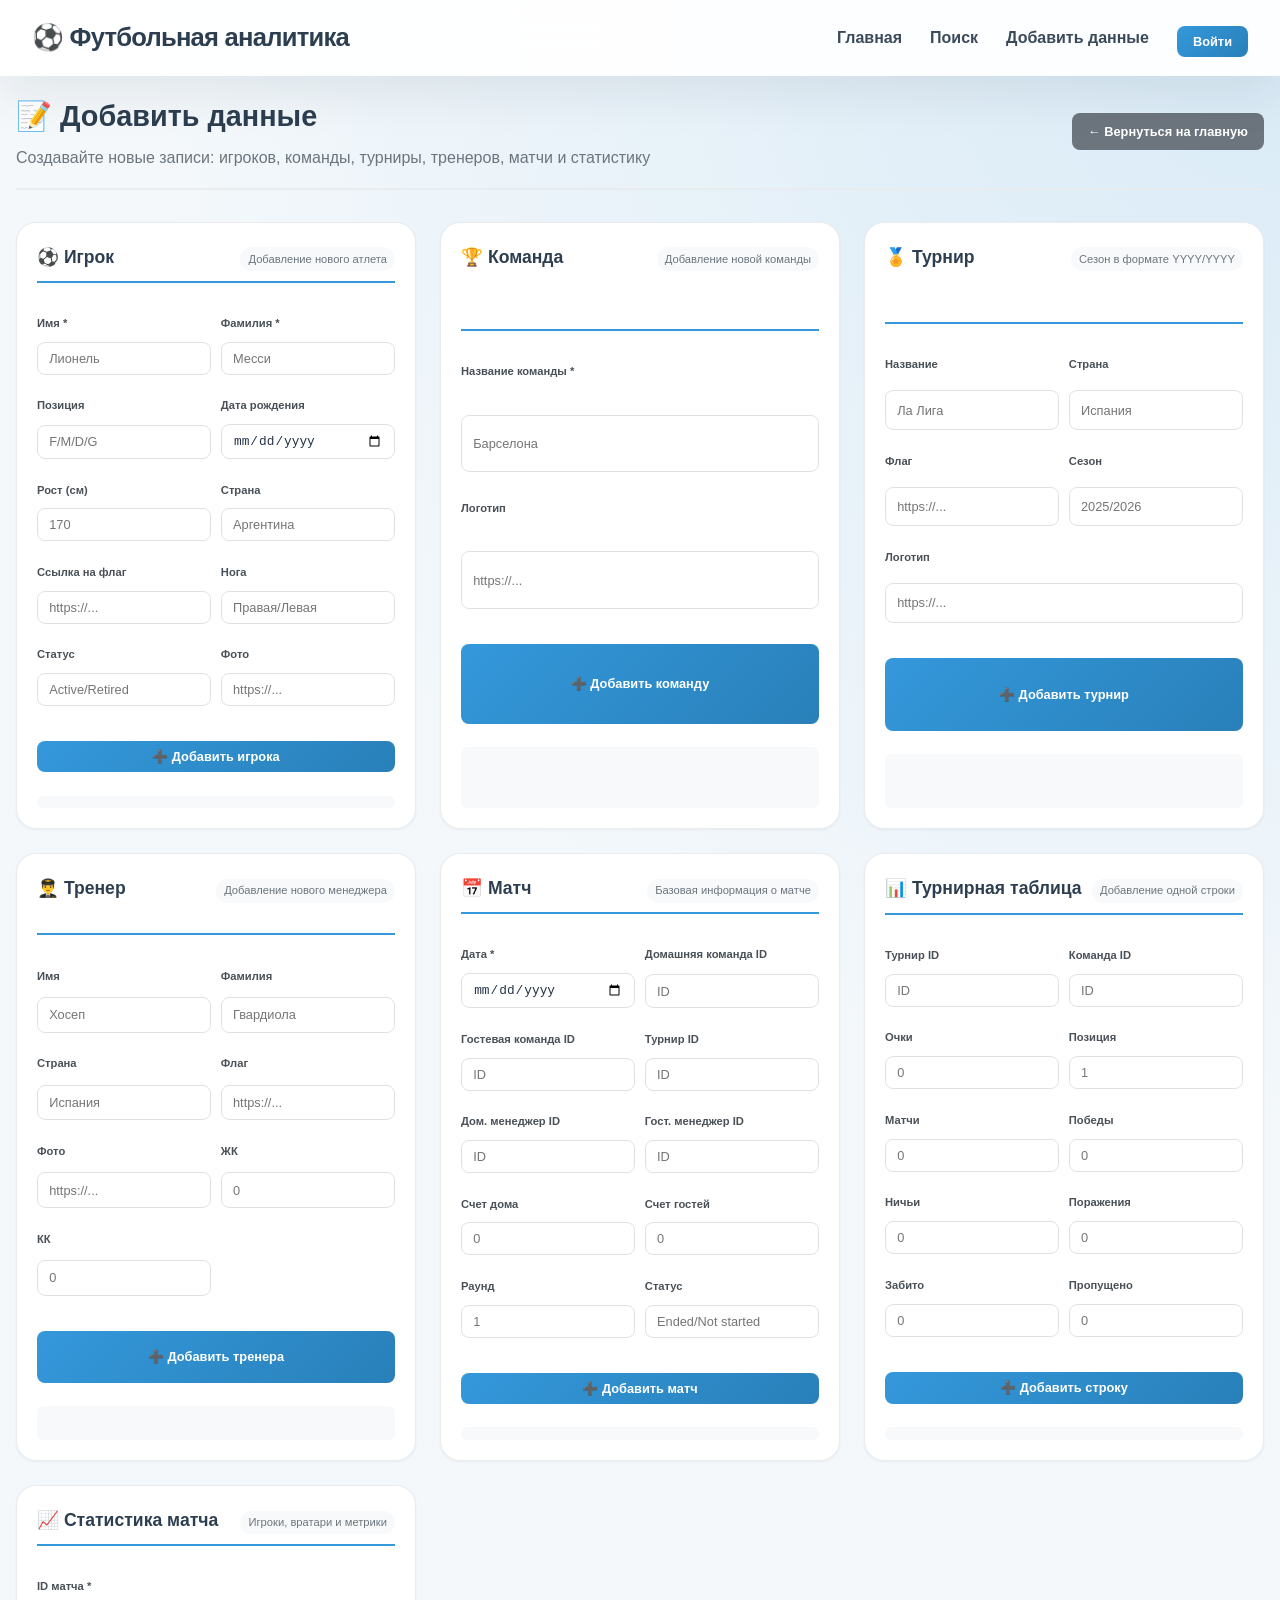
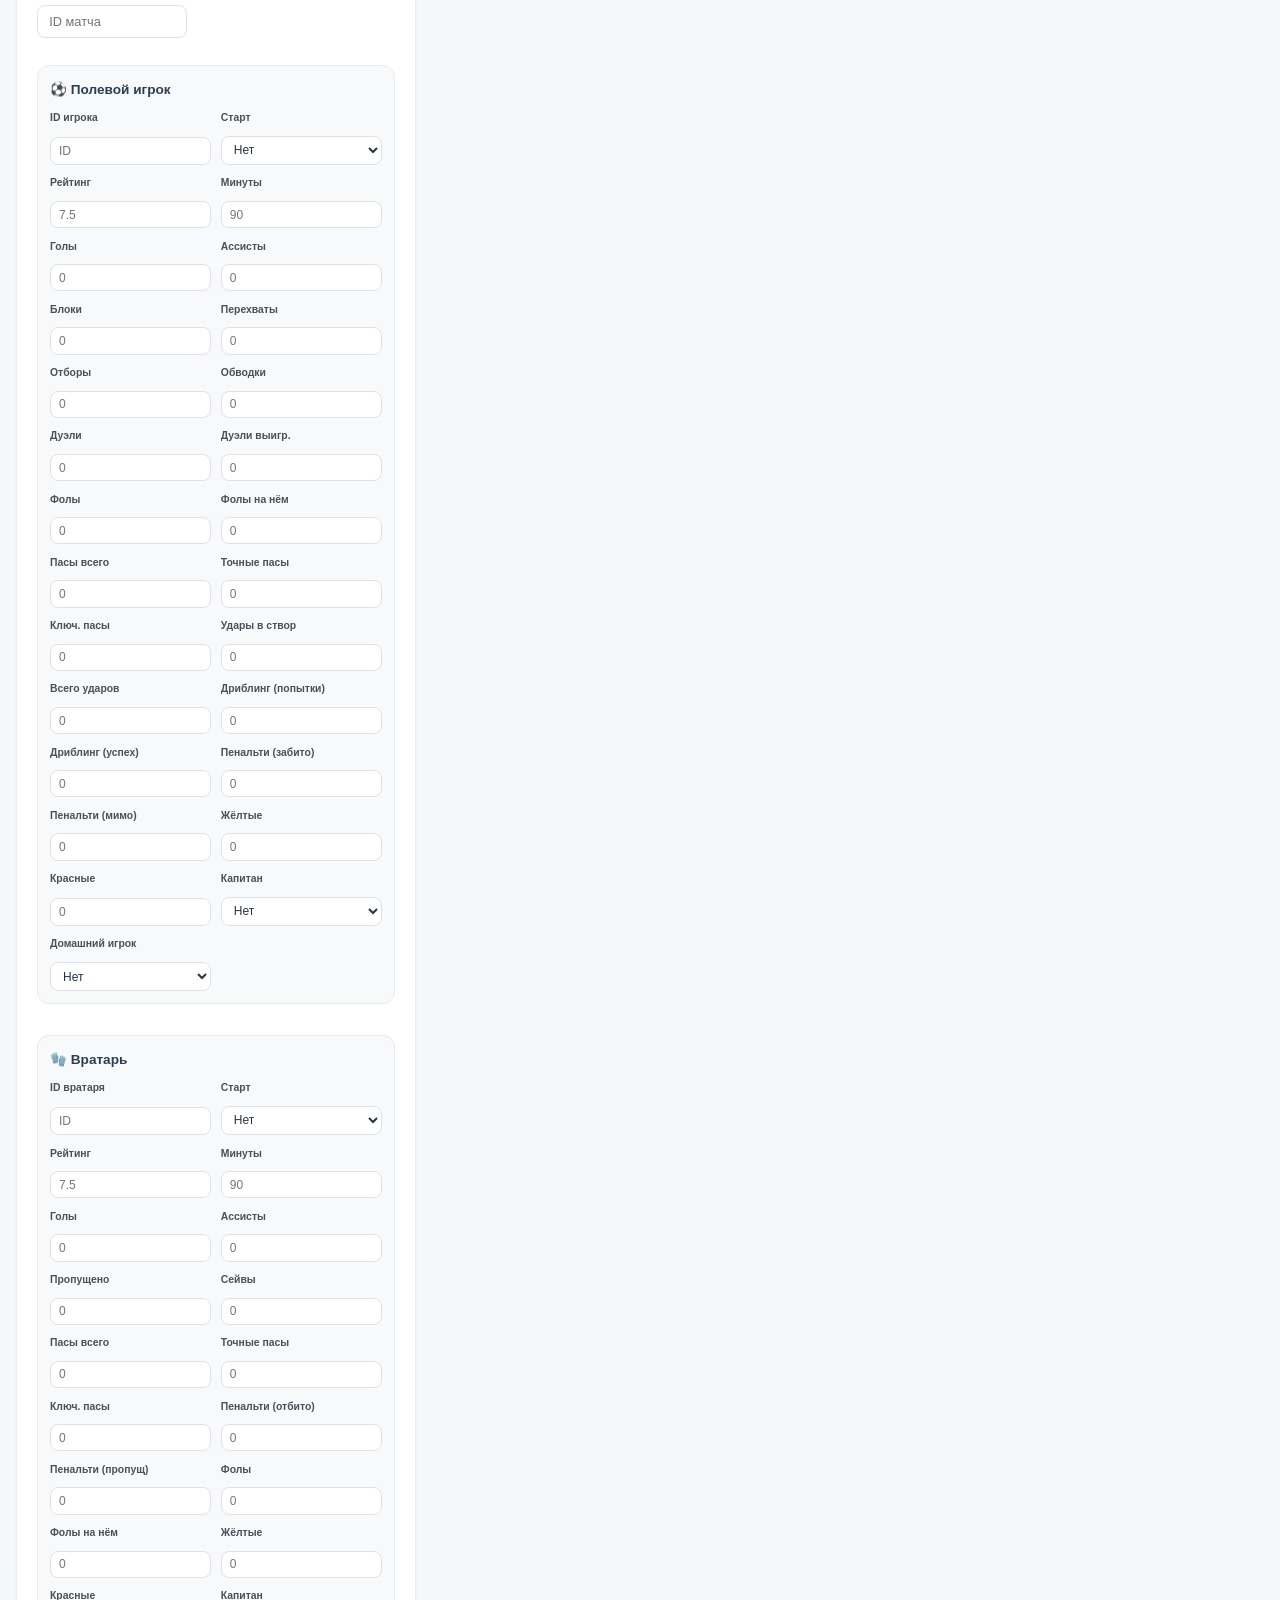
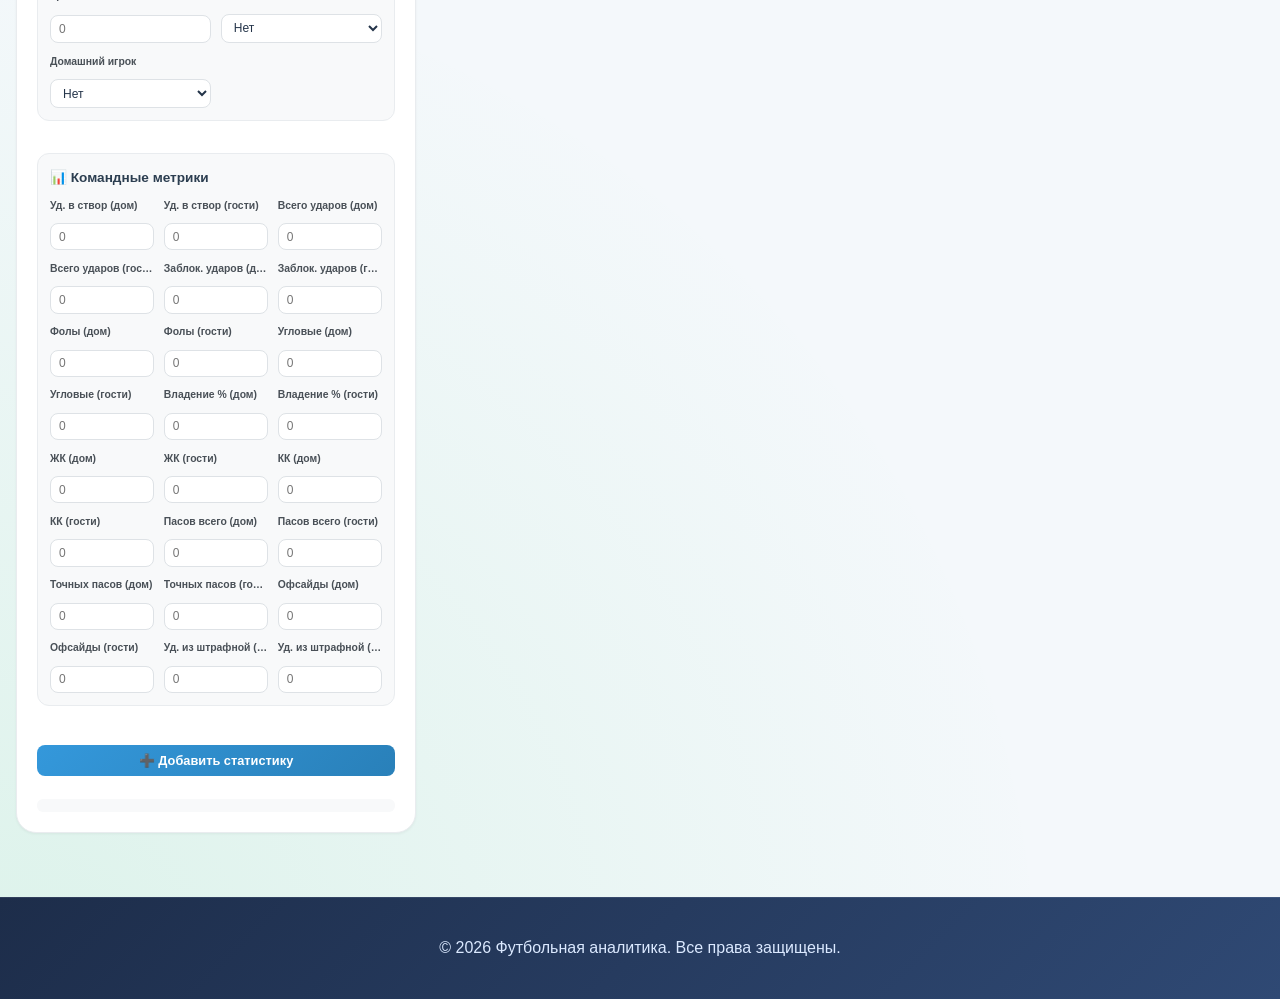
<file: services/frontend/create.html>
<!DOCTYPE html>
<html lang="ru">
<head>
    <meta charset="UTF-8">
    <meta name="viewport" content="width=device-width, initial-scale=1.0">
    <title>Добавить данные - Футбольная аналитика</title>
    <link rel="stylesheet" href="styles.css">
    <style>
        /* Специальные стили для страницы добавления данных */
        .create-page {
            max-width: 1600px;
            margin: 0 auto;
            padding: 0 1rem;
        }

        .page-header {
            display: flex;
            justify-content: space-between;
            align-items: center;
            flex-wrap: wrap;
            gap: 1rem;
            margin-bottom: 2rem;
            padding: 1rem 0;
            border-bottom: 2px solid #e9ecef;
        }

        .page-header h1 {
            font-size: 1.8rem;
            color: #2c3e50;
            margin: 0;
        }

        .page-header p {
            color: #6c757d;
            margin: 0.25rem 0 0;
        }

        .create-form-grid {
            display: grid;
            grid-template-columns: repeat(auto-fit, minmax(400px, 1fr));
            gap: 1.5rem;
        }

        .create-form-section {
            background: white;
            border-radius: 20px;
            padding: 1.25rem;
            border: 1px solid #e9ecef;
            box-shadow: 0 1px 3px rgba(0,0,0,0.05);
            transition: box-shadow 0.2s;
        }

        .create-form-section:hover {
            box-shadow: 0 8px 25px rgba(0,0,0,0.1);
        }

        .section-header {
            display: flex;
            justify-content: space-between;
            align-items: baseline;
            flex-wrap: wrap;
            gap: 0.5rem;
            margin-bottom: 1rem;
            padding-bottom: 0.5rem;
            border-bottom: 2px solid #3498db;
        }

        .section-header h3 {
            margin: 0;
            font-size: 1.1rem;
            color: #2c3e50;
            display: flex;
            align-items: center;
            gap: 0.5rem;
        }

        .section-header span {
            font-size: 0.7rem;
            color: #6c757d;
            background: #f8f9fa;
            padding: 0.15rem 0.5rem;
            border-radius: 20px;
        }

        .field-group {
            margin-bottom: 0.75rem;
        }

        .field-group label {
            display: block;
            font-size: 0.7rem;
            font-weight: 600;
            color: #495057;
            margin-bottom: 0.2rem;
        }

        .field-group input,
        .field-group select {
            width: 100%;
            padding: 0.5rem 0.7rem;
            border: 1px solid #dee2e6;
            border-radius: 8px;
            font-size: 0.8rem;
            transition: all 0.2s;
            background: white;
        }

        .field-group input:focus,
        .field-group select:focus {
            outline: none;
            border-color: #3498db;
            box-shadow: 0 0 0 3px rgba(52,152,219,0.1);
        }

        .nested-card {
            background: #f8f9fa;
            border-radius: 12px;
            padding: 0.75rem;
            margin-bottom: 1rem;
            border: 1px solid #e9ecef;
        }

        .nested-card h4 {
            margin: 0 0 0.5rem 0;
            font-size: 0.85rem;
            color: #2c3e50;
            display: flex;
            align-items: center;
            gap: 0.5rem;
        }

        /* Компактные сетки для статистики */
        .stats-grid-2cols {
            display: grid;
            grid-template-columns: repeat(2, 1fr);
            gap: 0.6rem;
        }

        .stats-grid-3cols {
            display: grid;
            grid-template-columns: repeat(3, 1fr);
            gap: 0.6rem;
        }

        .stats-grid-4cols {
            display: grid;
            grid-template-columns: repeat(4, 1fr);
            gap: 0.6rem;
        }

        .nested-card .field-group {
            margin-bottom: 0;
        }

        .nested-card .field-group label {
            font-size: 0.65rem;
            white-space: nowrap;
            overflow: hidden;
            text-overflow: ellipsis;
        }

        .nested-card .field-group input,
        .nested-card .field-group select {
            padding: 0.35rem 0.5rem;
            font-size: 0.75rem;
        }

        .btn-primary {
            background: linear-gradient(135deg, #3498db, #2980b9);
            color: white;
            border: none;
            padding: 0.5rem 1rem;
            border-radius: 8px;
            cursor: pointer;
            font-size: 0.8rem;
            font-weight: 600;
            transition: all 0.2s;
            width: 100%;
            margin-top: 0.5rem;
        }

        .btn-primary:hover {
            transform: translateY(-1px);
            box-shadow: 0 4px 12px rgba(52,152,219,0.3);
        }

        .btn-secondary {
            background: #6c757d;
            color: white;
            border: none;
            padding: 0.5rem 1rem;
            border-radius: 8px;
            cursor: pointer;
            font-size: 0.8rem;
            font-weight: 600;
            transition: all 0.2s;
            text-decoration: none;
            display: inline-block;
        }

        .btn-secondary:hover {
            background: #5a6268;
            transform: translateY(-1px);
        }

        .helper-text {
            font-size: 0.7rem;
            color: #6c757d;
            margin-top: 0.5rem;
            padding: 0.4rem;
            background: #f8f9fa;
            border-radius: 6px;
            word-break: break-all;
        }

        .helper-text.success {
            color: #27ae60;
            background: #d5f4e6;
        }

        .helper-text.error {
            color: #e74c3c;
            background: #fde2e0;
        }

        /* Адаптив */
        @media (max-width: 1000px) {
            .stats-grid-3cols,
            .stats-grid-4cols {
                grid-template-columns: repeat(2, 1fr);
            }
        }

        @media (max-width: 768px) {
            .create-form-grid {
                grid-template-columns: 1fr;
            }
            
            .stats-grid-2cols,
            .stats-grid-3cols,
            .stats-grid-4cols {
                grid-template-columns: 1fr;
            }
            
            .page-header {
                flex-direction: column;
                align-items: flex-start;
            }
        }
    </style>
</head>
<body>
    <nav class="navbar">
        <div class="nav-container">
            <div class="logo">
                <h2><a href="/" style="text-decoration:none; color:#2c3e50;">⚽ Футбольная аналитика</a></h2>
            </div>
            <div class="nav-menu">
                <a href="/" class="nav-link">Главная</a>
                <a href="/search" class="nav-link">Поиск</a>
                <a href="/create" class="nav-link">Добавить данные</a>
                <div class="auth-section">
                    <span id="user-name" style="display:none; margin-right: 15px;"></span>
                    <button id="auth-btn" class="btn-primary" onclick="toggleAuthPanel()">Войти</button>
                    <button id="logout-btn" class="btn-secondary" style="display:none;" onclick="logout()">Выйти</button>
                </div>
            </div>
        </div>
    </nav>

    <div id="auth-panel" class="auth-panel" style="display:none;">
        <div class="auth-container">
            <div class="close-btn" onclick="toggleAuthPanel()">✕</div>
            <div class="auth-tabs">
                <button class="tab-btn active" onclick="switchTab('login', event)">Вход</button>
                <button class="tab-btn" onclick="switchTab('register', event)">Регистрация</button>
            </div>
            <form id="login-form" class="tab-content active">
                <input type="text" id="login-username" placeholder="Логин" required autocomplete="username">
                <input type="password" id="login-password" placeholder="Пароль" required autocomplete="current-password">
                <button type="submit" class="btn-primary">Войти</button>
                <div id="login-error" class="error-msg"></div>
            </form>
            <form id="register-form" class="tab-content">
                <input type="text" id="register-username" placeholder="Логин" required autocomplete="username">
                <input type="password" id="register-password" placeholder="Пароль" required autocomplete="new-password">
                <input type="password" id="register-password-confirm" placeholder="Подтвердите пароль" required autocomplete="new-password">
                <button type="submit" class="btn-primary">Регистрация</button>
                <div id="register-error" class="error-msg"></div>
            </form>
        </div>
    </div>

    <main class="create-page">
        <div class="page-header">
            <div>
                <h1>📝 Добавить данные</h1>
                <p>Создавайте новые записи: игроков, команды, турниры, тренеров, матчи и статистику</p>
            </div>
            <a href="/" class="btn-secondary">← Вернуться на главную</a>
        </div>

        <div class="create-form-grid">
            <!-- Игрок -->
            <div class="create-form-section">
                <div class="section-header">
                    <h3>⚽ Игрок</h3>
                    <span>Добавление нового атлета</span>
                </div>
                <div class="stats-grid-2cols">
                    <div class="field-group"><label>Имя *</label><input id="player-first" type="text" placeholder="Лионель"></div>
                    <div class="field-group"><label>Фамилия *</label><input id="player-last" type="text" placeholder="Месси"></div>
                    <div class="field-group"><label>Позиция</label><input id="player-pos" type="text" placeholder="F/M/D/G"></div>
                    <div class="field-group"><label>Дата рождения</label><input id="player-dob" type="date"></div>
                    <div class="field-group"><label>Рост (см)</label><input id="player-height" type="number" placeholder="170"></div>
                    <div class="field-group"><label>Страна</label><input id="player-nation" type="text" placeholder="Аргентина"></div>
                    <div class="field-group"><label>Ссылка на флаг</label><input id="player-flag" type="text" placeholder="https://..."></div>
                    <div class="field-group"><label>Нога</label><input id="player-foot" type="text" placeholder="Правая/Левая"></div>
                    <div class="field-group"><label>Статус</label><input id="player-status" type="text" placeholder="Active/Retired"></div>
                    <div class="field-group"><label>Фото</label><input id="player-photo" type="text" placeholder="https://..."></div>
                </div>
                <button class="btn-primary" onclick="createPlayer()">➕ Добавить игрока</button>
                <div id="player-res" class="helper-text"></div>
            </div>

            <!-- Команда -->
            <div class="create-form-section">
                <div class="section-header">
                    <h3>🏆 Команда</h3>
                    <span>Добавление новой команды</span>
                </div>
                <div class="field-group"><label>Название команды *</label><input id="team-name" type="text" placeholder="Барселона"></div>
                <div class="field-group"><label>Логотип</label><input id="team-logo" type="text" placeholder="https://..."></div>
                <button class="btn-primary" onclick="createTeam()">➕ Добавить команду</button>
                <div id="team-res" class="helper-text"></div>
            </div>

            <!-- Турнир -->
            <div class="create-form-section">
                <div class="section-header">
                    <h3>🏅 Турнир</h3>
                    <span>Сезон в формате YYYY/YYYY</span>
                </div>
                <div class="stats-grid-2cols">
                    <div class="field-group"><label>Название</label><input id="t-name" type="text" placeholder="Ла Лига"></div>
                    <div class="field-group"><label>Страна</label><input id="t-country" type="text" placeholder="Испания"></div>
                    <div class="field-group"><label>Флаг</label><input id="t-flag" type="text" placeholder="https://..."></div>
                    <div class="field-group"><label>Сезон</label><input id="t-season" type="text" placeholder="2025/2026"></div>
                    <div class="field-group" style="grid-column: span 2;"><label>Логотип</label><input id="t-logo" type="text" placeholder="https://..."></div>
                </div>
                <button class="btn-primary" onclick="createTournament()">➕ Добавить турнир</button>
                <div id="t-res" class="helper-text"></div>
            </div>

            <!-- Тренер -->
            <div class="create-form-section">
                <div class="section-header">
                    <h3>👨‍✈️ Тренер</h3>
                    <span>Добавление нового менеджера</span>
                </div>
                <div class="stats-grid-2cols">
                    <div class="field-group"><label>Имя</label><input id="m-first" type="text" placeholder="Хосеп"></div>
                    <div class="field-group"><label>Фамилия</label><input id="m-last" type="text" placeholder="Гвардиола"></div>
                    <div class="field-group"><label>Страна</label><input id="m-nation" type="text" placeholder="Испания"></div>
                    <div class="field-group"><label>Флаг</label><input id="m-flag" type="text" placeholder="https://..."></div>
                    <div class="field-group"><label>Фото</label><input id="m-photo" type="text" placeholder="https://..."></div>
                    <div class="field-group"><label>ЖК</label><input id="m-yellow" type="number" placeholder="0"></div>
                    <div class="field-group"><label>КК</label><input id="m-red" type="number" placeholder="0"></div>
                </div>
                <button class="btn-primary" onclick="createManager()">➕ Добавить тренера</button>
                <div id="m-res" class="helper-text"></div>
            </div>

            <!-- Матч -->
            <div class="create-form-section">
                <div class="section-header">
                    <h3>📅 Матч</h3>
                    <span>Базовая информация о матче</span>
                </div>
                <div class="stats-grid-2cols">
                    <div class="field-group"><label>Дата *</label><input id="f-date" type="date"></div>
                    <div class="field-group"><label>Домашняя команда ID</label><input id="f-home" type="number" placeholder="ID"></div>
                    <div class="field-group"><label>Гостевая команда ID</label><input id="f-away" type="number" placeholder="ID"></div>
                    <div class="field-group"><label>Турнир ID</label><input id="f-tid" type="number" placeholder="ID"></div>
                    <div class="field-group"><label>Дом. менеджер ID</label><input id="f-home-manager" type="number" placeholder="ID"></div>
                    <div class="field-group"><label>Гост. менеджер ID</label><input id="f-away-manager" type="number" placeholder="ID"></div>
                    <div class="field-group"><label>Счет дома</label><input id="f-home-score" type="number" placeholder="0"></div>
                    <div class="field-group"><label>Счет гостей</label><input id="f-away-score" type="number" placeholder="0"></div>
                    <div class="field-group"><label>Раунд</label><input id="f-round" type="number" placeholder="1"></div>
                    <div class="field-group"><label>Статус</label><input id="f-status" type="text" placeholder="Ended/Not started"></div>
                </div>
                <button class="btn-primary" onclick="createFixture()">➕ Добавить матч</button>
                <div id="f-res" class="helper-text"></div>
            </div>

            <!-- Турнирная таблица -->
            <div class="create-form-section">
                <div class="section-header">
                    <h3>📊 Турнирная таблица</h3>
                    <span>Добавление одной строки</span>
                </div>
                <div class="stats-grid-2cols">
                    <div class="field-group"><label>Турнир ID</label><input id="table-tournament-id" type="number" placeholder="ID"></div>
                    <div class="field-group"><label>Команда ID</label><input id="table-team-id" type="number" placeholder="ID"></div>
                    <div class="field-group"><label>Очки</label><input id="table-points" type="number" placeholder="0"></div>
                    <div class="field-group"><label>Позиция</label><input id="table-position" type="number" placeholder="1"></div>
                    <div class="field-group"><label>Матчи</label><input id="table-matches" type="number" placeholder="0"></div>
                    <div class="field-group"><label>Победы</label><input id="table-wins" type="number" placeholder="0"></div>
                    <div class="field-group"><label>Ничьи</label><input id="table-draws" type="number" placeholder="0"></div>
                    <div class="field-group"><label>Поражения</label><input id="table-losses" type="number" placeholder="0"></div>
                    <div class="field-group"><label>Забито</label><input id="table-goals-for" type="number" placeholder="0"></div>
                    <div class="field-group"><label>Пропущено</label><input id="table-goals-against" type="number" placeholder="0"></div>
                </div>
                <button class="btn-primary" onclick="createTable()">➕ Добавить строку</button>
                <div id="table-res" class="helper-text"></div>
            </div>

            <!-- Статистика матча -->
            <div class="create-form-section">
                <div class="section-header">
                    <h3>📈 Статистика матча</h3>
                    <span>Игроки, вратари и метрики</span>
                </div>
                
                <div class="field-group"><label>ID матча *</label><input id="s-match" type="number" placeholder="ID матча" style="max-width: 150px;"></div>

                <!-- Полевой игрок -->
                <div class="nested-card">
                    <h4>⚽ Полевой игрок</h4>
                    <div class="stats-grid-2cols">
                        <div class="field-group"><label>ID игрока</label><input id="s-player" type="number" placeholder="ID"></div>
                        <div class="field-group"><label>Старт</label><select id="s-start"><option value="true">Да</option><option value="false" selected>Нет</option></select></div>
                        <div class="field-group"><label>Рейтинг</label><input id="s-rating" type="number" step="0.1" placeholder="7.5"></div>
                        <div class="field-group"><label>Минуты</label><input id="s-min" type="number" placeholder="90"></div>
                        <div class="field-group"><label>Голы</label><input id="s-goals" type="number" placeholder="0"></div>
                        <div class="field-group"><label>Ассисты</label><input id="s-assists" type="number" placeholder="0"></div>
                        <div class="field-group"><label>Блоки</label><input id="s-blocked" type="number" placeholder="0"></div>
                        <div class="field-group"><label>Перехваты</label><input id="s-interceptions" type="number" placeholder="0"></div>
                        <div class="field-group"><label>Отборы</label><input id="s-tackles" type="number" placeholder="0"></div>
                        <div class="field-group"><label>Обводки</label><input id="s-dribbled" type="number" placeholder="0"></div>
                        <div class="field-group"><label>Дуэли</label><input id="s-duels" type="number" placeholder="0"></div>
                        <div class="field-group"><label>Дуэли выигр.</label><input id="s-duels-won" type="number" placeholder="0"></div>
                        <div class="field-group"><label>Фолы</label><input id="s-fouls" type="number" placeholder="0"></div>
                        <div class="field-group"><label>Фолы на нём</label><input id="s-was-fouled" type="number" placeholder="0"></div>
                        <div class="field-group"><label>Пасы всего</label><input id="s-pass-attempts" type="number" placeholder="0"></div>
                        <div class="field-group"><label>Точные пасы</label><input id="s-complete-passes" type="number" placeholder="0"></div>
                        <div class="field-group"><label>Ключ. пасы</label><input id="s-key-passes" type="number" placeholder="0"></div>
                        <div class="field-group"><label>Удары в створ</label><input id="s-shots-on-target" type="number" placeholder="0"></div>
                        <div class="field-group"><label>Всего ударов</label><input id="s-total-shots" type="number" placeholder="0"></div>
                        <div class="field-group"><label>Дриблинг (попытки)</label><input id="s-dribble-attempts" type="number" placeholder="0"></div>
                        <div class="field-group"><label>Дриблинг (успех)</label><input id="s-complete-dribbles" type="number" placeholder="0"></div>
                        <div class="field-group"><label>Пенальти (забито)</label><input id="s-penalty-scored" type="number" placeholder="0"></div>
                        <div class="field-group"><label>Пенальти (мимо)</label><input id="s-penalty-missed" type="number" placeholder="0"></div>
                        <div class="field-group"><label>Жёлтые</label><input id="s-yellow-cards" type="number" placeholder="0"></div>
                        <div class="field-group"><label>Красные</label><input id="s-red-cards" type="number" placeholder="0"></div>
                        <div class="field-group"><label>Капитан</label><select id="s-captain"><option value="false" selected>Нет</option><option value="true">Да</option></select></div>
                        <div class="field-group"><label>Домашний игрок</label><select id="s-home-player"><option value="true">Да</option><option value="false" selected>Нет</option></select></div>
                    </div>
                </div>

                <!-- Вратарь -->
                <div class="nested-card">
                    <h4>🧤 Вратарь</h4>
                    <div class="stats-grid-2cols">
                        <div class="field-group"><label>ID вратаря</label><input id="g-player" type="number" placeholder="ID"></div>
                        <div class="field-group"><label>Старт</label><select id="g-start"><option value="true">Да</option><option value="false" selected>Нет</option></select></div>
                        <div class="field-group"><label>Рейтинг</label><input id="g-rating" type="number" step="0.1" placeholder="7.5"></div>
                        <div class="field-group"><label>Минуты</label><input id="g-min" type="number" placeholder="90"></div>
                        <div class="field-group"><label>Голы</label><input id="g-goals" type="number" placeholder="0"></div>
                        <div class="field-group"><label>Ассисты</label><input id="g-assists" type="number" placeholder="0"></div>
                        <div class="field-group"><label>Пропущено</label><input id="g-goals-conceded" type="number" placeholder="0"></div>
                        <div class="field-group"><label>Сейвы</label><input id="g-saves" type="number" placeholder="0"></div>
                        <div class="field-group"><label>Пасы всего</label><input id="g-pass-attempts" type="number" placeholder="0"></div>
                        <div class="field-group"><label>Точные пасы</label><input id="g-complete-passes" type="number" placeholder="0"></div>
                        <div class="field-group"><label>Ключ. пасы</label><input id="g-key-passes" type="number" placeholder="0"></div>
                        <div class="field-group"><label>Пенальти (отбито)</label><input id="g-penalty-saved" type="number" placeholder="0"></div>
                        <div class="field-group"><label>Пенальти (пропущ)</label><input id="g-penalty-conceded" type="number" placeholder="0"></div>
                        <div class="field-group"><label>Фолы</label><input id="g-fouls" type="number" placeholder="0"></div>
                        <div class="field-group"><label>Фолы на нём</label><input id="g-was-fouled" type="number" placeholder="0"></div>
                        <div class="field-group"><label>Жёлтые</label><input id="g-yellow-cards" type="number" placeholder="0"></div>
                        <div class="field-group"><label>Красные</label><input id="g-red-cards" type="number" placeholder="0"></div>
                        <div class="field-group"><label>Капитан</label><select id="g-captain"><option value="false" selected>Нет</option><option value="true">Да</option></select></div>
                        <div class="field-group"><label>Домашний игрок</label><select id="g-home-player"><option value="true">Да</option><option value="false" selected>Нет</option></select></div>
                    </div>
                </div>

                <!-- Командные метрики -->
                <div class="nested-card">
                    <h4>📊 Командные метрики</h4>
                    <div class="stats-grid-3cols">
                        <div class="field-group"><label>Уд. в створ (дом)</label><input id="t-shots-on-goal-home" type="number" placeholder="0"></div>
                        <div class="field-group"><label>Уд. в створ (гости)</label><input id="t-shots-on-goal-away" type="number" placeholder="0"></div>
                        <div class="field-group"><label>Всего ударов (дом)</label><input id="t-total-shots-home" type="number" placeholder="0"></div>
                        <div class="field-group"><label>Всего ударов (гости)</label><input id="t-total-shots-away" type="number" placeholder="0"></div>
                        <div class="field-group"><label>Заблок. ударов (дом)</label><input id="t-blocked-shots-home" type="number" placeholder="0"></div>
                        <div class="field-group"><label>Заблок. ударов (гости)</label><input id="t-blocked-shots-away" type="number" placeholder="0"></div>
                        <div class="field-group"><label>Фолы (дом)</label><input id="t-fouls-home" type="number" placeholder="0"></div>
                        <div class="field-group"><label>Фолы (гости)</label><input id="t-fouls-away" type="number" placeholder="0"></div>
                        <div class="field-group"><label>Угловые (дом)</label><input id="t-corner-kicks-home" type="number" placeholder="0"></div>
                        <div class="field-group"><label>Угловые (гости)</label><input id="t-corner-kicks-away" type="number" placeholder="0"></div>
                        <div class="field-group"><label>Владение % (дом)</label><input id="t-ball-possession-home" type="number" placeholder="0"></div>
                        <div class="field-group"><label>Владение % (гости)</label><input id="t-ball-possession-away" type="number" placeholder="0"></div>
                        <div class="field-group"><label>ЖК (дом)</label><input id="t-yellow-cards-home" type="number" placeholder="0"></div>
                        <div class="field-group"><label>ЖК (гости)</label><input id="t-yellow-cards-away" type="number" placeholder="0"></div>
                        <div class="field-group"><label>КК (дом)</label><input id="t-red-cards-home" type="number" placeholder="0"></div>
                        <div class="field-group"><label>КК (гости)</label><input id="t-red-cards-away" type="number" placeholder="0"></div>
                        <div class="field-group"><label>Пасов всего (дом)</label><input id="t-total-passes-home" type="number" placeholder="0"></div>
                        <div class="field-group"><label>Пасов всего (гости)</label><input id="t-total-passes-away" type="number" placeholder="0"></div>
                        <div class="field-group"><label>Точных пасов (дом)</label><input id="t-complete-passes-home" type="number" placeholder="0"></div>
                        <div class="field-group"><label>Точных пасов (гости)</label><input id="t-complete-passes-away" type="number" placeholder="0"></div>
                        <div class="field-group"><label>Офсайды (дом)</label><input id="t-offsides-home" type="number" placeholder="0"></div>
                        <div class="field-group"><label>Офсайды (гости)</label><input id="t-offsides-away" type="number" placeholder="0"></div>
                        <div class="field-group"><label>Уд. из штрафной (дом)</label><input id="t-shots-inside-box-home" type="number" placeholder="0"></div>
                        <div class="field-group"><label>Уд. из штрафной (гости)</label><input id="t-shots-inside-box-away" type="number" placeholder="0"></div>
                    </div>
                </div>

                <button class="btn-primary" onclick="createStats()">➕ Добавить статистику</button>
                <div id="s-res" class="helper-text"></div>
            </div>
        </div>
    </main>

    <footer class="footer">
        <p>&copy; 2026 Футбольная аналитика. Все права защищены.</p>
    </footer>

    <script src="api.js"></script>
    <script src="app.js"></script>
    <script src="create.js"></script>
</body>
</html>
</file>
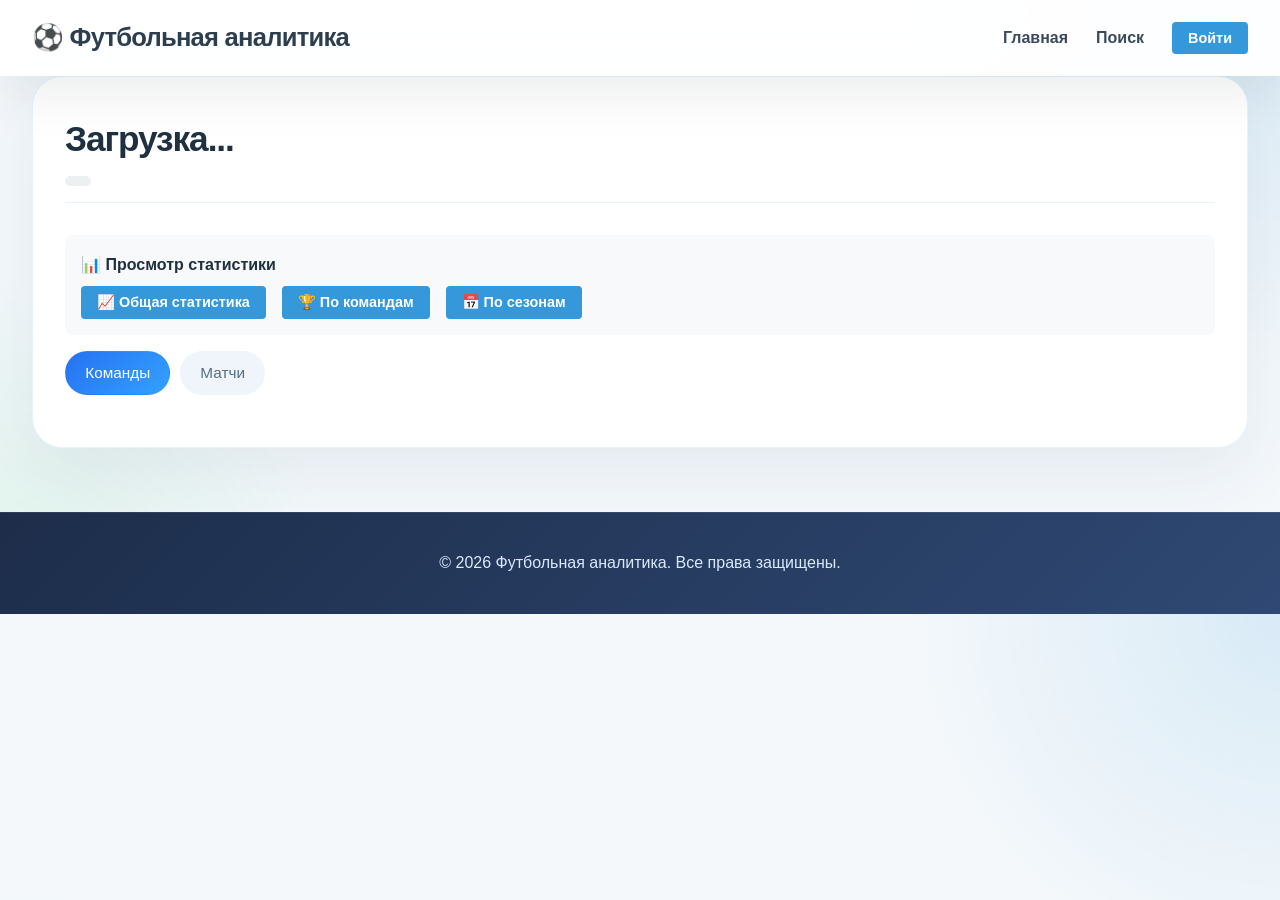
<file: services/frontend/manager.html>
<!DOCTYPE html>
<html lang="ru">
<head>
    <meta charset="UTF-8">
    <meta name="viewport" content="width=device-width, initial-scale=1.0">
    <title>Тренер - Футбольная аналитика</title>
    <link rel="stylesheet" href="styles.css">
    <style>
        /* Специальные стили для страницы тренера */
        .manager-stats-wrapper {
            width: 100%;
            overflow-x: auto;
            margin: 1rem 0;
        }
        
        .manager-stats-table {
            width: 100%;
            min-width: 900px;
            border-collapse: collapse;
            background: white;
            border-radius: 8px;
            overflow: hidden;
            box-shadow: 0 1px 3px rgba(0,0,0,0.1);
        }
        
        .manager-stats-table th {
            background: #2c3e50;
            color: white;
            padding: 12px 8px;
            text-align: center;
            font-weight: 600;
            font-size: 0.85rem;
            white-space: nowrap;
        }
        
        .manager-stats-table td {
            padding: 10px 8px;
            text-align: center;
            border-bottom: 1px solid #ecf0f1;
            font-size: 0.85rem;
            white-space: nowrap;
        }
        
        .manager-stats-table tr:hover {
            background: #f5f5f5;
            cursor: pointer;
        }
        
        .manager-stats-table tbody tr:last-child td {
            border-bottom: none;
        }
        
        .stats-filters {
            margin: 1rem 0;
            padding: 1rem;
            background: #f8f9fa;
            border-radius: 8px;
        }
        
        .stats-filters h4 {
            margin-bottom: 0.5rem;
            margin-top: 0;
        }
        
        .stats-grid {
            display: grid;
            grid-template-columns: repeat(auto-fill, minmax(160px, 1fr));
            gap: 1rem;
            margin: 1.5rem 0;
        }
        
        .stat-box {
            background: #f8f9fa;
            border-radius: 8px;
            padding: 1rem;
            text-align: center;
            transition: transform 0.2s;
        }
        
        .stat-box:hover {
            transform: translateY(-2px);
            box-shadow: 0 2px 8px rgba(0,0,0,0.1);
        }
        
        .stat-value {
            font-size: 1.5rem;
            font-weight: bold;
            color: #2c3e50;
        }
        
        .stat-label {
            font-size: 0.7rem;
            color: #666;
            margin-top: 0.25rem;
        }
        
        .teams-grid {
            display: grid;
            grid-template-columns: repeat(auto-fill, minmax(250px, 1fr));
            gap: 1rem;
        }
        
        .team-card {
            background: white;
            border-radius: 8px;
            padding: 1rem;
            cursor: pointer;
            transition: transform 0.2s, box-shadow 0.2s;
            box-shadow: 0 1px 3px rgba(0,0,0,0.1);
        }
        
        .team-card:hover {
            transform: translateY(-2px);
            box-shadow: 0 4px 12px rgba(0,0,0,0.1);
        }
        
        .team-card h3 {
            margin: 0 0 0.5rem 0;
            font-size: 1rem;
        }
        
        .team-card p {
            margin: 0;
            font-size: 0.8rem;
            color: #666;
        }
        
        .match-card {
            background: white;
            border-radius: 8px;
            padding: 1rem;
            margin-bottom: 1rem;
            cursor: pointer;
            transition: transform 0.2s, box-shadow 0.2s;
            box-shadow: 0 1px 3px rgba(0,0,0,0.1);
        }
        
        .match-card:hover {
            transform: translateY(-2px);
            box-shadow: 0 4px 12px rgba(0,0,0,0.1);
        }
        
        .match-header {
            display: flex;
            justify-content: space-between;
            margin-bottom: 0.5rem;
            padding-bottom: 0.5rem;
            border-bottom: 1px solid #eee;
            color: #666;
            font-size: 0.8rem;
        }
        
        .match-score {
            display: flex;
            justify-content: space-between;
            align-items: center;
            gap: 1rem;
            padding: 0.5rem 0;
        }
        
        .team-container {
            display: flex;
            align-items: center;
            gap: 0.75rem;
            min-width: 120px;
        }
        
        .team-container:first-child {
            justify-content: flex-start;
        }
        
        .team-container:last-child {
            justify-content: flex-end;
        }
        
        .team-name {
            font-weight: 600;
            font-size: 0.9rem;
        }
        
        .score {
            font-size: 1.2rem;
            font-weight: bold;
            color: #2c3e50;
            min-width: 70px;
            text-align: center;
        }
        
        .match-status {
            margin-top: 0.5rem;
            padding-top: 0.5rem;
            border-top: 1px solid #eee;
            text-align: center;
            font-size: 0.8rem;
        }
        
        .status-ended {
            color: #2ecc71;
        }
        
        .status-scheduled {
            color: #f39c12;
        }
        
        .btn-primary, .btn-secondary {
            padding: 0.5rem 1rem;
            border: none;
            border-radius: 4px;
            cursor: pointer;
            font-size: 0.9rem;
            transition: all 0.2s;
        }
        
        .btn-primary {
            background: #3498db;
            color: white;
        }
        
        .btn-primary:hover {
            background: #2980b9;
        }
        
        .btn-secondary {
            background: #95a5a6;
            color: white;
        }
        
        .btn-secondary:hover {
            background: #7f8c8d;
        }
        
        .loading-spinner {
            text-align: center;
            padding: 2rem;
            color: #666;
        }
        
        @media (max-width: 768px) {
            .manager-stats-table {
                font-size: 0.7rem;
                min-width: 700px;
            }
            
            .manager-stats-table th,
            .manager-stats-table td {
                padding: 6px 4px;
            }
            
            .stats-grid {
                grid-template-columns: repeat(2, 1fr);
            }
            
            .match-score {
                flex-direction: column;
            }
            
            .team-container {
                width: 100%;
                justify-content: center !important;
            }
            
            .score {
                order: -1;
                margin-bottom: 0.5rem;
            }
        }
    </style>
</head>
<body>
    <nav class="navbar">
        <div class="nav-container">
            <div class="logo">
                <h2><a href="/" style="text-decoration:none; color:#2c3e50;">⚽ Футбольная аналитика</a></h2>
            </div>
            <div class="nav-menu">
                <a href="/" class="nav-link">Главная</a>
                <a href="/search" class="nav-link">Поиск</a>
                <div class="auth-section">
                    <span id="user-name" style="display:none; margin-right: 15px;"></span>
                    <button id="auth-btn" class="btn-primary" onclick="toggleAuthPanel()">Войти</button>
                    <button id="logout-btn" class="btn-secondary" style="display:none;" onclick="logout()">Выйти</button>
                </div>
            </div>
        </div>
    </nav>

    <div id="auth-panel" class="auth-panel" style="display:none;">
        <div class="auth-container">
            <div class="close-btn" onclick="toggleAuthPanel()">✕</div>
            <div class="auth-tabs">
                <button class="tab-btn active" onclick="switchTab('login', event)">Вход</button>
                <button class="tab-btn" onclick="switchTab('register', event)">Регистрация</button>
            </div>
            
            <form id="login-form" class="tab-content active">
                <input type="text" id="login-username" placeholder="Логин" required>
                <input type="password" id="login-password" placeholder="Пароль" required>
                <button type="submit" class="btn-primary">Войти</button>
                <div id="login-error" class="error-msg"></div>
            </form>

            <form id="register-form" class="tab-content">
                <input type="text" id="register-username" placeholder="Логин" required>
                <input type="password" id="register-password" placeholder="Пароль" required>
                <input type="password" id="register-password-confirm" placeholder="Подтвердите пароль" required>
                <button type="submit" class="btn-primary">Зарегистрироваться</button>
                <div id="register-error" class="error-msg"></div>
            </form>
        </div>
    </div>

    <main class="container">
        <div id="manager-detail" class="detail-container">
            <div class="detail-header">
                <div class="detail-title">
                    <h1 id="manager-name">Загрузка...</h1>
                    <div class="detail-meta">
                        <span id="manager-nation" class="badge"></span>
                    </div>
                </div>
                <div class="detail-actions">
                    <button id="fav-btn" class="btn-secondary btn-small" onclick="toggleFavorite()" style="display:none;">★ Добавить в избранное</button>
                </div>
            </div>

            <div class="stats-filters">
                <h4>📊 Просмотр статистики</h4>
                <div style="display: flex; gap: 1rem; flex-wrap: wrap;">
                    <button onclick="updateStats('aggregated')" class="btn-primary">📈 Общая статистика</button>
                    <button onclick="updateStats('by_team')" class="btn-primary">🏆 По командам</button>
                    <button onclick="updateStats('by_season')" class="btn-primary">📅 По сезонам</button>
                </div>
            </div>

            <div id="manager-stats-grid"></div>

            <div class="tabs">
                 <button class="tab active" onclick="switchManagerTab('teams')">Команды</button>
                 <button class="tab" onclick="switchManagerTab('fixtures')">Матчи</button>
            </div>

            <div id="manager-teams" class="tab-pane active">
                <div id="teams-list" class="teams-grid"></div>
            </div>

            <div id="manager-fixtures" class="tab-pane">
                <div id="fixtures-list"></div>
            </div>
        </div>
    </main>

    <footer class="footer">
        <p>&copy; 2026 Футбольная аналитика. Все права защищены.</p>
    </footer>

    <script src="api.js"></script>
    <script src="app.js"></script>
    <script src="manager.js"></script>
</body>
</html>
</file>
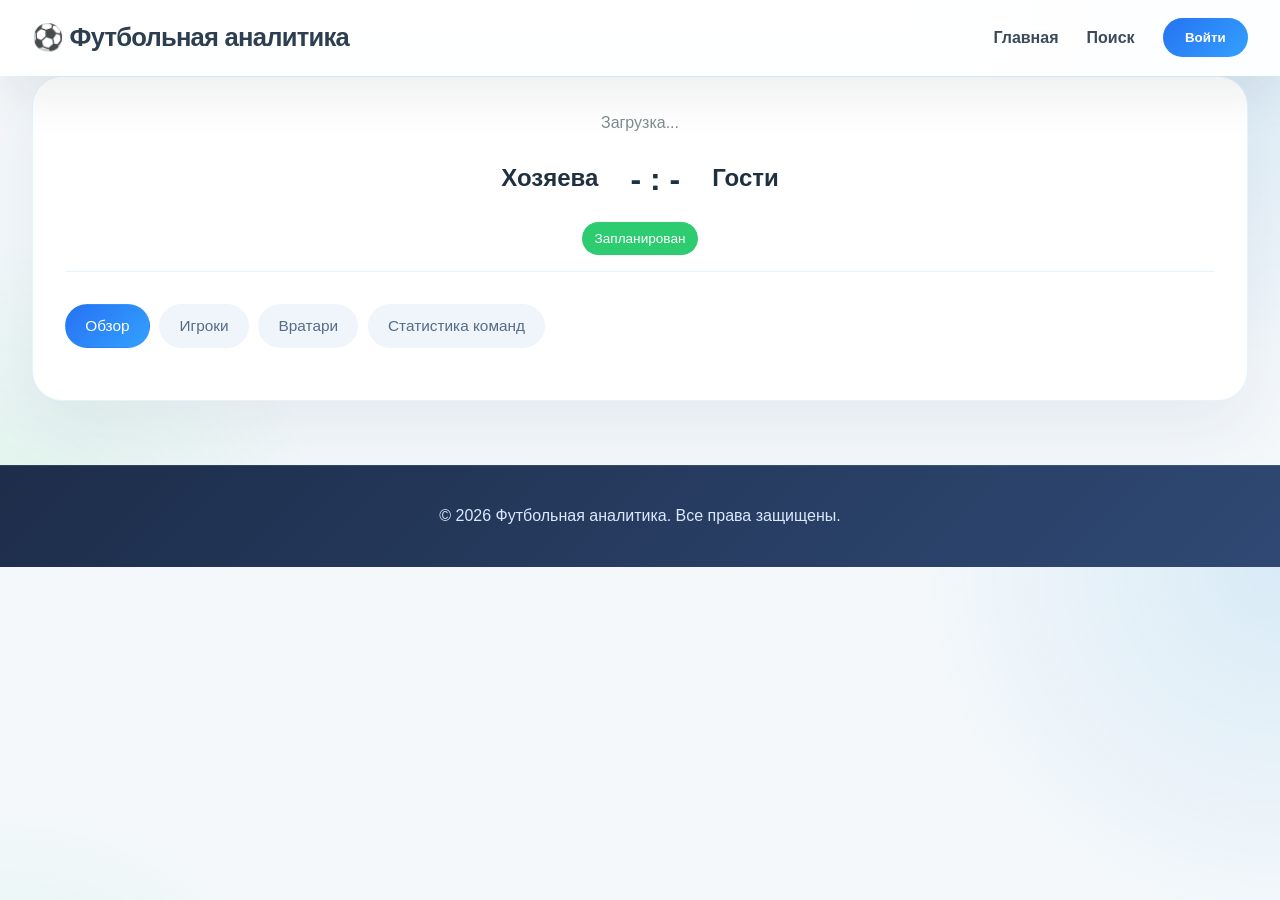
<file: services/frontend/match.html>
<!DOCTYPE html>
<html lang="ru">
<head>
    <meta charset="UTF-8">
    <meta name="viewport" content="width=device-width, initial-scale=1.0">
    <title>Матч - Футбольная аналитика</title>
    <link rel="stylesheet" href="styles.css">
</head>
<body>
    <nav class="navbar">
        <div class="nav-container">
            <div class="logo">
                <h2><a href="/" style="text-decoration:none; color:#2c3e50;">⚽ Футбольная аналитика</a></h2>
            </div>
            <div class="nav-menu">
                <a href="/" class="nav-link">Главная</a>
                <a href="/search" class="nav-link">Поиск</a>
                <div class="auth-section">
                    <span id="user-name" style="display:none; margin-right: 15px;"></span>
                    <button id="auth-btn" class="btn-primary" onclick="toggleAuthPanel()">Войти</button>
                    <button id="logout-btn" class="btn-secondary" style="display:none;" onclick="logout()">Выйти</button>
                </div>
            </div>
        </div>
    </nav>

    <div id="auth-panel" class="auth-panel" style="display:none;">
        <div class="auth-container">
            <div class="close-btn" onclick="toggleAuthPanel()">✕</div>
            <div class="auth-tabs">
                <button class="tab-btn active" onclick="switchTab('login', event)">Вход</button>
                <button class="tab-btn" onclick="switchTab('register', event)">Регистрация</button>
            </div>
            
            <form id="login-form" class="tab-content active">
                <input type="text" id="login-username" placeholder="Логин" required>
                <input type="password" id="login-password" placeholder="Пароль" required>
                <button type="submit" class="btn-primary">Войти</button>
                <div id="login-error" class="error-msg"></div>
            </form>

            <form id="register-form" class="tab-content">
                <input type="text" id="register-username" placeholder="Логин" required>
                <input type="password" id="register-password" placeholder="Пароль" required>
                <input type="password" id="register-password-confirm" placeholder="Подтвердите пароль" required>
                <button type="submit" class="btn-primary">Регистрация</button>
                <div id="register-error" class="error-msg"></div>
            </form>
        </div>
    </div>

    <main class="container">
        <div id="match-detail" class="detail-container">
            <div class="detail-header">
                <div class="detail-title" style="text-align: center; width: 100%;">
                    <div style="margin-bottom: 1rem;">
                        <span id="match-date" style="color: #7f8c8d; font-size: 1rem;">Загрузка...</span>
                    </div>
                    <div style="display: flex; justify-content: center; gap: 2rem; align-items: center; margin-bottom: 1rem;">
                        <div style="text-align: center;">
                            <h2 id="home-team" onclick="goToTeam(this.dataset.id)" style="cursor: pointer;">Хозяева</h2>
                        </div>
                        <div style="font-size: 2rem; font-weight: bold;">
                            <span id="match-score">- : -</span>
                        </div>
                        <div style="text-align: center;">
                            <h2 id="away-team" onclick="goToTeam(this.dataset.id)" style="cursor: pointer;">Гости</h2>
                        </div>
                    </div>
                    <div class="detail-meta" style="justify-content: center;">
                        <span id="match-status" class="badge status">Запланирован</span>
                    </div>
                </div>
            </div>

            <div class="tabs">
                <button class="tab active" onclick="switchMatchTab('overview')">Обзор</button>
                <button class="tab" onclick="switchMatchTab('players')">Игроки</button>
                <button class="tab" onclick="switchMatchTab('goalies')">Вратари</button>
                <button class="tab" onclick="switchMatchTab('team-stats')">Статистика команд</button>
            </div>

            <div id="match-overview" class="tab-pane active">
                <!-- Сюда динамически будет добавляться статистика -->
            </div>

            <div id="match-players" class="tab-pane">
                <div style="display: grid; grid-template-columns: 1fr 1fr; gap: 2rem; overflow-x: auto;">
                    <div>
                        <h3>Игроки хозяев</h3>
                        <table class="table sortable-table" id="home-players-table" style="min-width: 900px;">
                            <thead>
                                <tr>
                                    <th class="sortable-th" data-sort="name" onclick="sortHomePlayers('name')">Игрок <span class="sort-icon">↕️</span></th>
                                    <th class="sortable-th" data-sort="goals" onclick="sortHomePlayers('goals')">Г <span class="sort-icon">↕️</span></th>
                                    <th class="sortable-th" data-sort="assists" onclick="sortHomePlayers('assists')">П <span class="sort-icon">↕️</span></th>
                                    <th class="sortable-th" data-sort="shots" onclick="sortHomePlayers('shots')">Удары <span class="sort-icon">↕️</span></th>
                                    <th class="sortable-th" data-sort="shots_on_target" onclick="sortHomePlayers('shots_on_target')">В створ <span class="sort-icon">↕️</span></th>
                                    <th class="sortable-th" data-sort="key_passes" onclick="sortHomePlayers('key_passes')">КП <span class="sort-icon">↕️</span></th>
                                    <th class="sortable-th" data-sort="tackles" onclick="sortHomePlayers('tackles')">Отборы <span class="sort-icon">↕️</span></th>
                                    <th class="sortable-th" data-sort="interceptions" onclick="sortHomePlayers('interceptions')">Перехв <span class="sort-icon">↕️</span></th>
                                    <th class="sortable-th" data-sort="fouls" onclick="sortHomePlayers('fouls')">Фолы <span class="sort-icon">↕️</span></th>
                                    <th class="sortable-th" data-sort="yellow_cards" onclick="sortHomePlayers('yellow_cards')">ЖК <span class="sort-icon">↕️</span></th>
                                    <th class="sortable-th" data-sort="rating" onclick="sortHomePlayers('rating')">Рейтинг <span class="sort-icon">↕️</span></th>
                                    <th class="sortable-th" data-sort="minutes" onclick="sortHomePlayers('minutes')">Мин <span class="sort-icon">↕️</span></th>
                                </tr>
                            </thead>
                            <tbody id="home-players-tbody"></tbody>
                        </table>
                    </div>
                    <div>
                        <h3>Игроки гостей</h3>
                        <table class="table sortable-table" id="away-players-table" style="min-width: 900px;">
                            <thead>
                                <tr>
                                    <th class="sortable-th" data-sort="name" onclick="sortAwayPlayers('name')">Игрок <span class="sort-icon">↕️</span></th>
                                    <th class="sortable-th" data-sort="goals" onclick="sortAwayPlayers('goals')">Г <span class="sort-icon">↕️</span></th>
                                    <th class="sortable-th" data-sort="assists" onclick="sortAwayPlayers('assists')">П <span class="sort-icon">↕️</span></th>
                                    <th class="sortable-th" data-sort="shots" onclick="sortAwayPlayers('shots')">Удары <span class="sort-icon">↕️</span></th>
                                    <th class="sortable-th" data-sort="shots_on_target" onclick="sortAwayPlayers('shots_on_target')">В створ <span class="sort-icon">↕️</span></th>
                                    <th class="sortable-th" data-sort="key_passes" onclick="sortAwayPlayers('key_passes')">КП <span class="sort-icon">↕️</span></th>
                                    <th class="sortable-th" data-sort="tackles" onclick="sortAwayPlayers('tackles')">Отборы <span class="sort-icon">↕️</span></th>
                                    <th class="sortable-th" data-sort="interceptions" onclick="sortAwayPlayers('interceptions')">Перехв <span class="sort-icon">↕️</span></th>
                                    <th class="sortable-th" data-sort="fouls" onclick="sortAwayPlayers('fouls')">Фолы <span class="sort-icon">↕️</span></th>
                                    <th class="sortable-th" data-sort="yellow_cards" onclick="sortAwayPlayers('yellow_cards')">ЖК <span class="sort-icon">↕️</span></th>
                                    <th class="sortable-th" data-sort="rating" onclick="sortAwayPlayers('rating')">Рейтинг <span class="sort-icon">↕️</span></th>
                                    <th class="sortable-th" data-sort="minutes" onclick="sortAwayPlayers('minutes')">Мин <span class="sort-icon">↕️</span></th>
                                </tr>
                            </thead>
                            <tbody id="away-players-tbody"></tbody>
                        </table>
                    </div>
                </div>
            </div>

            <div id="match-goalies" class="tab-pane">
                <div style="display: grid; grid-template-columns: 1fr 1fr; gap: 2rem; overflow-x: auto;">
                    <div>
                        <h3>Вратари хозяев</h3>
                        <table class="table sortable-table" id="home-goalies-table" style="min-width: 700px;">
                            <thead>
                                <tr>
                                    <th class="sortable-th" data-sort="name" onclick="sortHomeGoalies('name')">Вратарь <span class="sort-icon">↕️</span></th>
                                    <th class="sortable-th" data-sort="saves" onclick="sortHomeGoalies('saves')">Сейвы <span class="sort-icon">↕️</span></th>
                                    <th class="sortable-th" data-sort="conceded" onclick="sortHomeGoalies('conceded')">Пропущ <span class="sort-icon">↕️</span></th>
                                    <th class="sortable-th" data-sort="passes" onclick="sortHomeGoalies('passes')">Пасы <span class="sort-icon">↕️</span></th>
                                    <th class="sortable-th" data-sort="passes_accuracy" onclick="sortHomeGoalies('passes_accuracy')">Точн% <span class="sort-icon">↕️</span></th>
                                    <th class="sortable-th" data-sort="penalty_saved" onclick="sortHomeGoalies('penalty_saved')">Пен сэйв <span class="sort-icon">↕️</span></th>
                                    <th class="sortable-th" data-sort="penalty_conceded" onclick="sortHomeGoalies('penalty_conceded')">Пен проп <span class="sort-icon">↕️</span></th>
                                    <th class="sortable-th" data-sort="rating" onclick="sortHomeGoalies('rating')">Рейтинг <span class="sort-icon">↕️</span></th>
                                </tr>
                            </thead>
                            <tbody id="home-goalies-tbody"></tbody>
                        </table>
                    </div>
                    <div>
                        <h3>Вратари гостей</h3>
                        <table class="table sortable-table" id="away-goalies-table" style="min-width: 700px;">
                            <thead>
                                <tr>
                                    <th class="sortable-th" data-sort="name" onclick="sortAwayGoalies('name')">Вратарь <span class="sort-icon">↕️</span></th>
                                    <th class="sortable-th" data-sort="saves" onclick="sortAwayGoalies('saves')">Сейвы <span class="sort-icon">↕️</span></th>
                                    <th class="sortable-th" data-sort="conceded" onclick="sortAwayGoalies('conceded')">Пропущ <span class="sort-icon">↕️</span></th>
                                    <th class="sortable-th" data-sort="passes" onclick="sortAwayGoalies('passes')">Пасы <span class="sort-icon">↕️</span></th>
                                    <th class="sortable-th" data-sort="passes_accuracy" onclick="sortAwayGoalies('passes_accuracy')">Точн% <span class="sort-icon">↕️</span></th>
                                    <th class="sortable-th" data-sort="penalty_saved" onclick="sortAwayGoalies('penalty_saved')">Пен сэйв <span class="sort-icon">↕️</span></th>
                                    <th class="sortable-th" data-sort="penalty_conceded" onclick="sortAwayGoalies('penalty_conceded')">Пен проп <span class="sort-icon">↕️</span></th>
                                    <th class="sortable-th" data-sort="rating" onclick="sortAwayGoalies('rating')">Рейтинг <span class="sort-icon">↕️</span></th>
                                </tr>
                            </thead>
                            <tbody id="away-goalies-tbody"></tbody>
                        </table>
                    </div>
                </div>
            </div>

            <div id="match-team-stats" class="tab-pane">
                <table class="table">
                    <thead>
                        <tr>
                            <th>Показатель</th>
                            <th>Хозяева</th>
                            <th>Гости</th>
                        </tr>
                    </thead>
                    <tbody id="team-stats-tbody"></tbody>
                </table>
            </div>
        </div>
    </main>

    <footer class="footer">
        <p>&copy; 2026 Футбольная аналитика. Все права защищены.</p>
    </footer>

    <script src="api.js"></script>
    <script src="app.js"></script>
    <script src="match.js"></script>
</body>
</html>
</file>
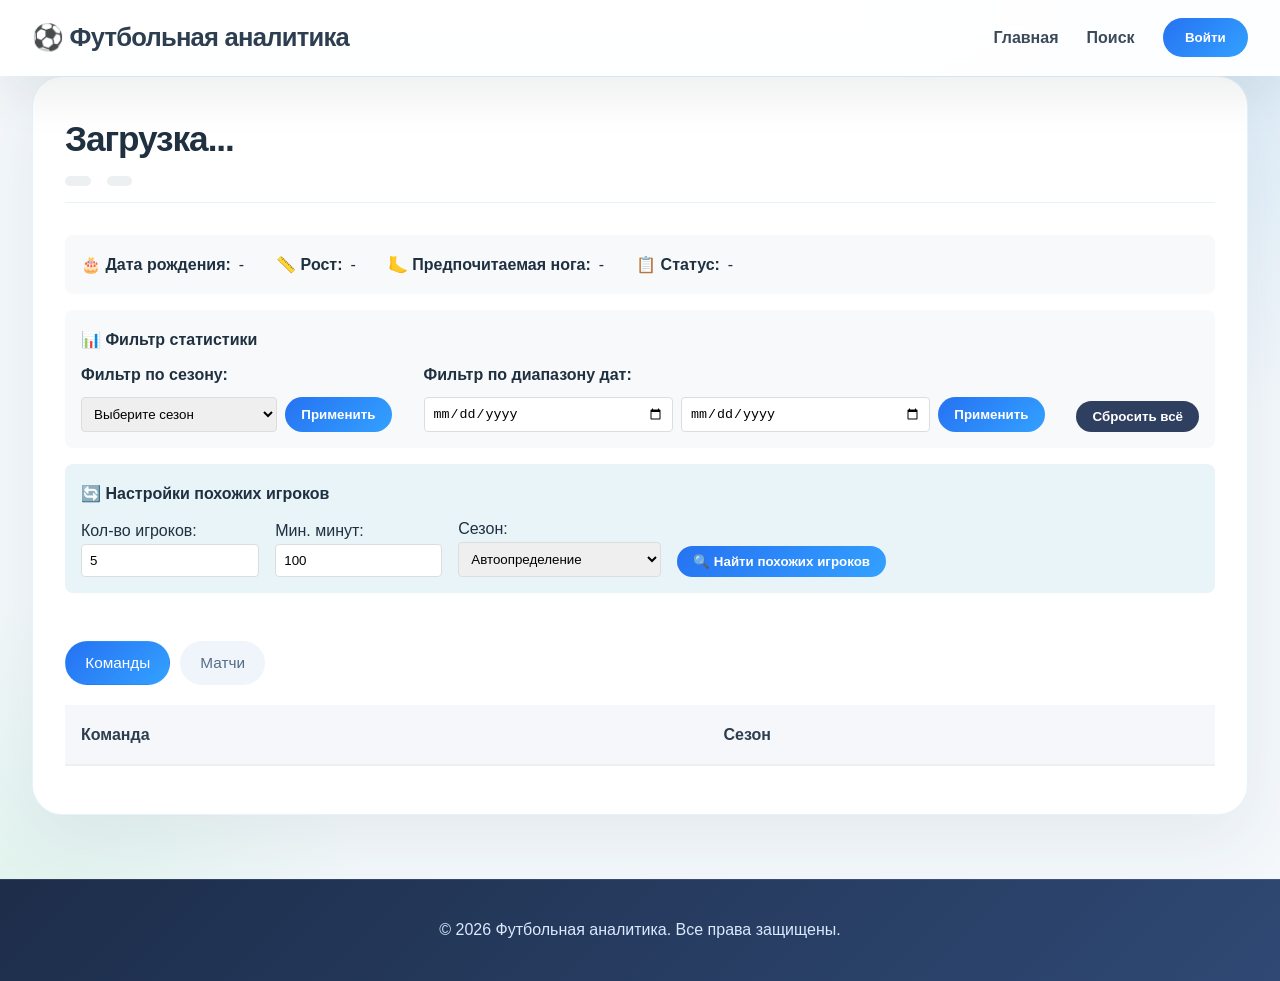
<file: services/frontend/player.html>
<!DOCTYPE html>
<html lang="ru">
<head>
    <meta charset="UTF-8">
    <meta name="viewport" content="width=device-width, initial-scale=1.0">
    <title>Игрок - Футбольная аналитика</title>
    <link rel="stylesheet" href="styles.css">
</head>
<body>
    <nav class="navbar">
        <div class="nav-container">
            <div class="logo">
                <h2><a href="/" style="text-decoration:none; color:#2c3e50;">⚽ Футбольная аналитика</a></h2>
            </div>
            <div class="nav-menu">
                <a href="/" class="nav-link">Главная</a>
                <a href="/search" class="nav-link">Поиск</a>
                <div class="auth-section">
                    <span id="user-name" style="display:none; margin-right: 15px;"></span>
                    <button id="auth-btn" class="btn-primary" onclick="toggleAuthPanel()">Войти</button>
                    <button id="logout-btn" class="btn-secondary" style="display:none;" onclick="logout()">Выйти</button>
                </div>
            </div>
        </div>
    </nav>

    <div id="auth-panel" class="auth-panel" style="display:none;">
        <div class="auth-container">
            <div class="close-btn" onclick="toggleAuthPanel()">✕</div>
            <div class="auth-tabs">
                <button class="tab-btn active" onclick="switchTab('login', event)">Вход</button>
                <button class="tab-btn" onclick="switchTab('register', event)">Регистрация</button>
            </div>
            
            <form id="login-form" class="tab-content active">
                <input type="text" id="login-username" placeholder="Логин" required>
                <input type="password" id="login-password" placeholder="Пароль" required>
                <button type="submit" class="btn-primary">Войти</button>
                <div id="login-error" class="error-msg"></div>
            </form>

            <form id="register-form" class="tab-content">
                <input type="text" id="register-username" placeholder="Логин" required>
                <input type="password" id="register-password" placeholder="Пароль" required>
                <input type="password" id="register-password-confirm" placeholder="Подтвердите пароль" required>
                <button type="submit" class="btn-primary">Регистрация</button>
                <div id="register-error" class="error-msg"></div>
            </form>
        </div>
    </div>

    <main class="container">
        <div id="player-detail" class="detail-container">
           <div class="detail-header">
                <div class="detail-title">
                    <h1 id="player-name">Загрузка...</h1>
                    <div class="detail-meta">
                        <span id="player-position" class="badge"></span>
                        <span id="player-nation" class="badge"></span>
                    </div>
                </div>
                <div class="detail-actions">
                    <button id="fav-btn" class="btn-secondary btn-small" onclick="toggleFavorite()" style="display:none;">★ Добавить в избранное</button>
                </div>
            </div>

            <!-- НОВЫЙ БЛОК: Дополнительная информация об игроке -->
            <div class="player-info" style="margin: 1rem 0; padding: 1rem; background: #f8f9fa; border-radius: 8px; display: flex; flex-wrap: wrap; gap: 2rem;">
                <div style="display: flex; align-items: center; gap: 0.5rem;">
                    <span style="font-weight: bold;">🎂 Дата рождения:</span>
                    <span id="player-birthdate">-</span>
                </div>
                <div style="display: flex; align-items: center; gap: 0.5rem;">
                    <span style="font-weight: bold;">📏 Рост:</span>
                    <span id="player-height">-</span>
                </div>
                <div style="display: flex; align-items: center; gap: 0.5rem;">
                    <span style="font-weight: bold;">🦶 Предпочитаемая нога:</span>
                    <span id="player-foot">-</span>
                </div>
                <div style="display: flex; align-items: center; gap: 0.5rem;">
                    <span style="font-weight: bold;">📋 Статус:</span>
                    <span id="player-status">-</span>
                </div>
            </div>
            <!-- Фильтры статистики -->
            <div class="stats-filters" style="margin: 1rem 0; padding: 1rem; background: #f8f9fa; border-radius: 8px;">
                <h4 style="margin-bottom: 0.5rem;">📊 Фильтр статистики</h4>
                <div style="display: flex; gap: 2rem; flex-wrap: wrap;">
                    <!-- Фильтр по сезону -->
                    <div style="flex: 1; min-width: 200px;">
                        <label style="font-weight: bold;">Фильтр по сезону:</label>
                        <div style="display: flex; gap: 0.5rem; margin-top: 0.5rem;">
                            <select id="season-filter" style="flex: 1; padding: 0.5rem; border-radius: 4px; border: 1px solid #ddd;">
                                <option value="">Выберите сезон</option>
                            </select>
                            <button id="apply-season" class="btn-primary" style="padding: 0.5rem 1rem;">Применить</button>
                        </div>
                    </div>
                    
                    <!-- Фильтр по датам -->
                    <div style="flex: 2; min-width: 300px;">
                        <label style="font-weight: bold;">Фильтр по диапазону дат:</label>
                        <div style="display: flex; gap: 0.5rem; margin-top: 0.5rem; flex-wrap: wrap;">
                            <input type="date" id="date-from" style="flex: 1; padding: 0.5rem; border-radius: 4px; border: 1px solid #ddd;" placeholder="Дата от">
                            <input type="date" id="date-to" style="flex: 1; padding: 0.5rem; border-radius: 4px; border: 1px solid #ddd;" placeholder="Дата до">
                            <button id="apply-date" class="btn-primary" style="padding: 0.5rem 1rem;">Применить</button>
                        </div>
                    </div>
                    
                    <!-- Сброс -->
                    <div style="display: flex; align-items: flex-end;">
                        <button id="reset-filters" class="btn-secondary" style="padding: 0.5rem 1rem;">Сбросить всё</button>
                    </div>
                </div>
            </div>

            <div class="similar-settings" style="margin: 1rem 0; padding: 1rem; background: #e8f4f8; border-radius: 8px;">
                <h4 style="margin-bottom: 0.5rem;">🔄 Настройки похожих игроков</h4>
                <div style="display: flex; gap: 1rem; flex-wrap: wrap; align-items: flex-end;">
                    <div style="min-width: 120px;">
                        <label>Кол-во игроков:</label>
                        <input type="number" id="similar-top-k" min="1" max="20" value="5" style="width: 100%; padding: 0.5rem; border-radius: 4px; border: 1px solid #ddd;">
                    </div>
                    <div style="min-width: 150px;">
                        <label>Мин. минут:</label>
                        <input type="number" id="similar-min-minutes" min="0" max="5000" value="100" step="50" style="width: 100%; padding: 0.5rem; border-radius: 4px; border: 1px solid #ddd;">
                    </div>
                    <div style="min-width: 150px;">
                        <label>Сезон:</label>
                        <select id="similar-season" style="width: 100%; padding: 0.5rem; border-radius: 4px; border: 1px solid #ddd;">
                            <option value="">Автоопределение</option>
                        </select>
                    </div>
                    <div>
                        <button id="find-similar-btn" class="btn-primary" style="padding: 0.5rem 1rem;">🔍 Найти похожих игроков</button>
                    </div>
                </div>
            </div>

            <div class="stats-grid" id="player-stats-grid"></div>

            <div class="tabs">
                <button class="tab active" onclick="switchPlayerTab('teams')">Команды</button>
                <button class="tab" onclick="switchPlayerTab('fixtures')">Матчи</button>
            </div>

            <div id="player-teams" class="tab-pane active">
                <table class="table">
                    <thead>
                        <tr>
                            <th>Команда</th>
                            <th>Сезон</th>
                        </tr>
                    </thead>
                    <tbody id="teams-tbody"></tbody>
                </table>
            </div>

            <div id="player-fixtures" class="tab-pane">
                <div id="fixtures-list"></div>
            </div>
        </div>
    </main>

    <footer class="footer">
        <p>&copy; 2026 Футбольная аналитика. Все права защищены.</p>
    </footer>

    <script src="api.js"></script>
    <script src="app.js"></script>
    <script src="player.js"></script>
</body>
</html>
</file>
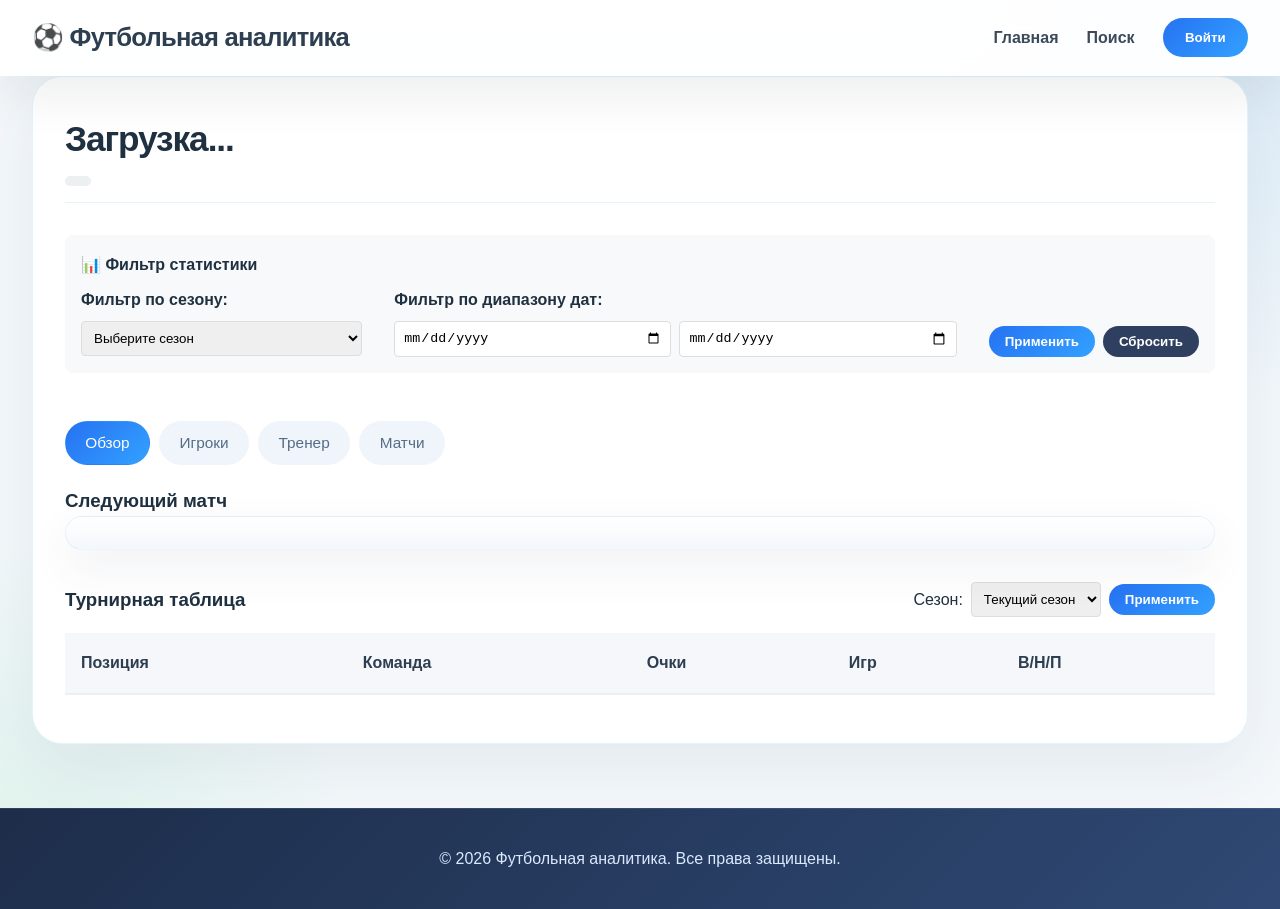
<file: services/frontend/team.html>
<!DOCTYPE html>
<html lang="ru">
<head>
    <meta charset="UTF-8">
    <meta name="viewport" content="width=device-width, initial-scale=1.0">
    <title>Команда - Футбольная аналитика</title>
    <link rel="stylesheet" href="styles.css">
</head>
<body>
    <nav class="navbar">
        <div class="nav-container">
            <div class="logo">
                <h2><a href="/" style="text-decoration:none; color:#2c3e50;">⚽ Футбольная аналитика</a></h2>
            </div>
            <div class="nav-menu">
                <a href="/" class="nav-link">Главная</a>
                <a href="/search" class="nav-link">Поиск</a>
                <div class="auth-section">
                    <span id="user-name" style="display:none; margin-right: 15px;"></span>
                    <button id="auth-btn" class="btn-primary" onclick="toggleAuthPanel()">Войти</button>
                    <button id="logout-btn" class="btn-secondary" style="display:none;" onclick="logout()">Выйти</button>
                </div>
            </div>
        </div>
    </nav>

    <div id="auth-panel" class="auth-panel" style="display:none;">
        <div class="auth-container">
            <div class="close-btn" onclick="toggleAuthPanel()">✕</div>
            <div class="auth-tabs">
                <button class="tab-btn active" onclick="switchTab('login', event)">Вход</button>
                <button class="tab-btn" onclick="switchTab('register', event)">Регистрация</button>
            </div>
            
            <form id="login-form" class="tab-content active">
                <input type="text" id="login-username" placeholder="Логин" required>
                <input type="password" id="login-password" placeholder="Пароль" required>
                <button type="submit" class="btn-primary">Войти</button>
                <div id="login-error" class="error-msg"></div>
            </form>

            <form id="register-form" class="tab-content">
                <input type="text" id="register-username" placeholder="Логин" required>
                <input type="password" id="register-password" placeholder="Пароль" required>
                <input type="password" id="register-password-confirm" placeholder="Подтвердите пароль" required>
                <button type="submit" class="btn-primary">Регистрация</button>
                <div id="register-error" class="error-msg"></div>
            </form>
        </div>
    </div>

    <main class="container">
        <div id="team-detail" class="detail-container">
            <div class="detail-header">
                <div class="detail-title">
                    <h1 id="team-name">Загрузка...</h1>
                    <div class="detail-meta">
                        <span id="team-info" class="badge"></span>
                    </div>
                </div>
                <div class="detail-actions">
                    <button id="fav-btn" class="btn-secondary btn-small" onclick="toggleFavorite()" style="display:none;">★ Добавить в избранное</button>
                </div>
            </div>

            <!-- Фильтры статистики -->
            <div class="stats-filters" style="margin: 1rem 0; padding: 1rem; background: #f8f9fa; border-radius: 8px;">
                <h4 style="margin-bottom: 0.5rem;">📊 Фильтр статистики</h4>
                <div style="display: flex; gap: 2rem; flex-wrap: wrap;">
                    <div style="flex: 1; min-width: 200px;">
                        <label style="font-weight: bold;">Фильтр по сезону:</label>
                        <div style="display: flex; gap: 0.5rem; margin-top: 0.5rem;">
                            <select id="season-filter" style="flex: 1; padding: 0.5rem; border-radius: 4px; border: 1px solid #ddd;">
                                <option value="">Выберите сезон</option>
                            </select>
                        </div>
                    </div>
                    <div style="flex: 2; min-width: 300px;">
                        <label style="font-weight: bold;">Фильтр по диапазону дат:</label>
                        <div style="display: flex; gap: 0.5rem; margin-top: 0.5rem; flex-wrap: wrap;">
                            <input type="date" id="date-from" style="flex: 1; padding: 0.5rem; border-radius: 4px; border: 1px solid #ddd;">
                            <input type="date" id="date-to" style="flex: 1; padding: 0.5rem; border-radius: 4px; border: 1px solid #ddd;">
                        </div>
                    </div>
                    <div style="display: flex; gap: 0.5rem; align-items: flex-end;">
                        <button id="apply-filters" class="btn-primary" style="padding: 0.5rem 1rem;" onclick="applyStatsFilters()">Применить</button>
                        <button id="reset-filters" class="btn-secondary" style="padding: 0.5rem 1rem;" onclick="resetStatsFilters()">Сбросить</button>
                    </div>
                </div>
            </div>

            <div class="stats-grid" id="team-stats-grid"></div>

            <div class="tabs">
                <button class="tab active" onclick="switchTeamTab('overview')">Обзор</button>
                <button class="tab" onclick="switchTeamTab('players')">Игроки</button>
                <button class="tab" onclick="switchTeamTab('manager')">Тренер</button>
                <button class="tab" onclick="switchTeamTab('fixtures')">Матчи</button>
            </div>

            <div id="team-overview" class="tab-pane active">
                <h3>Следующий матч</h3>
                <div id="next-game" class="card match-card"></div>
                
                <div style="display: flex; justify-content: space-between; align-items: center; margin-top: 2rem; margin-bottom: 1rem;">
                    <h3 style="margin: 0;">Турнирная таблица</h3>
                    <div style="display: flex; gap: 0.5rem; align-items: center;">
                        <label>Сезон:</label>
                        <select id="table-season-filter" style="padding: 0.5rem; border-radius: 4px; border: 1px solid #ddd;">
                            <option value="">Текущий сезон</option>
                        </select>
                        <button id="apply-table-season" class="btn-primary" style="padding: 0.5rem 1rem;">Применить</button>
                    </div>
                </div>
                
                <table class="table" id="standing-table">
                    <thead>
                        <tr>
                            <th>Позиция</th>
                            <th>Команда</th>
                            <th>Очки</th>
                            <th>Игр</th>
                            <th>В/Н/П</th>
                        </tr>
                    </thead>
                    <tbody id="standing-tbody"></tbody>
                </table>
            </div>

            <div id="team-players" class="tab-pane">
                <table class="table sortable-table">
                    <thead>
                        <tr>
                            <th data-sort="name">Игрок <span class="sort-icon">↕️</span></th>
                            <th data-sort="position">Позиция <span class="sort-icon">↕️</span></th>
                            <th data-sort="matches">Матчи <span class="sort-icon">↕️</span></th>
                            <th data-sort="goals">Голы <span class="sort-icon">↕️</span></th>
                            <th data-sort="assists">Передачи <span class="sort-icon">↕️</span></th>
                            <th data-sort="rating">Рейтинг <span class="sort-icon">↕️</span></th>
                            <th data-sort="goals_per_90">Г/90 <span class="sort-icon">↕️</span></th>
                            <th data-sort="minutes">Минуты <span class="sort-icon">↕️</span></th>
                        </tr>
                    </thead>
                    <tbody id="players-tbody"></tbody>
                </table>
            </div>

            <div id="team-manager" class="tab-pane">
                <div id="manager-card"></div>
            </div>

            <div id="team-fixtures" class="tab-pane">
                <div id="fixtures-list"></div>
            </div>
        </div>
    </main>

    <footer class="footer">
        <p>&copy; 2026 Футбольная аналитика. Все права защищены.</p>
    </footer>

    <script src="api.js"></script>
    <script src="app.js"></script>
    <script src="team.js"></script>
</body>
</html>
</file>
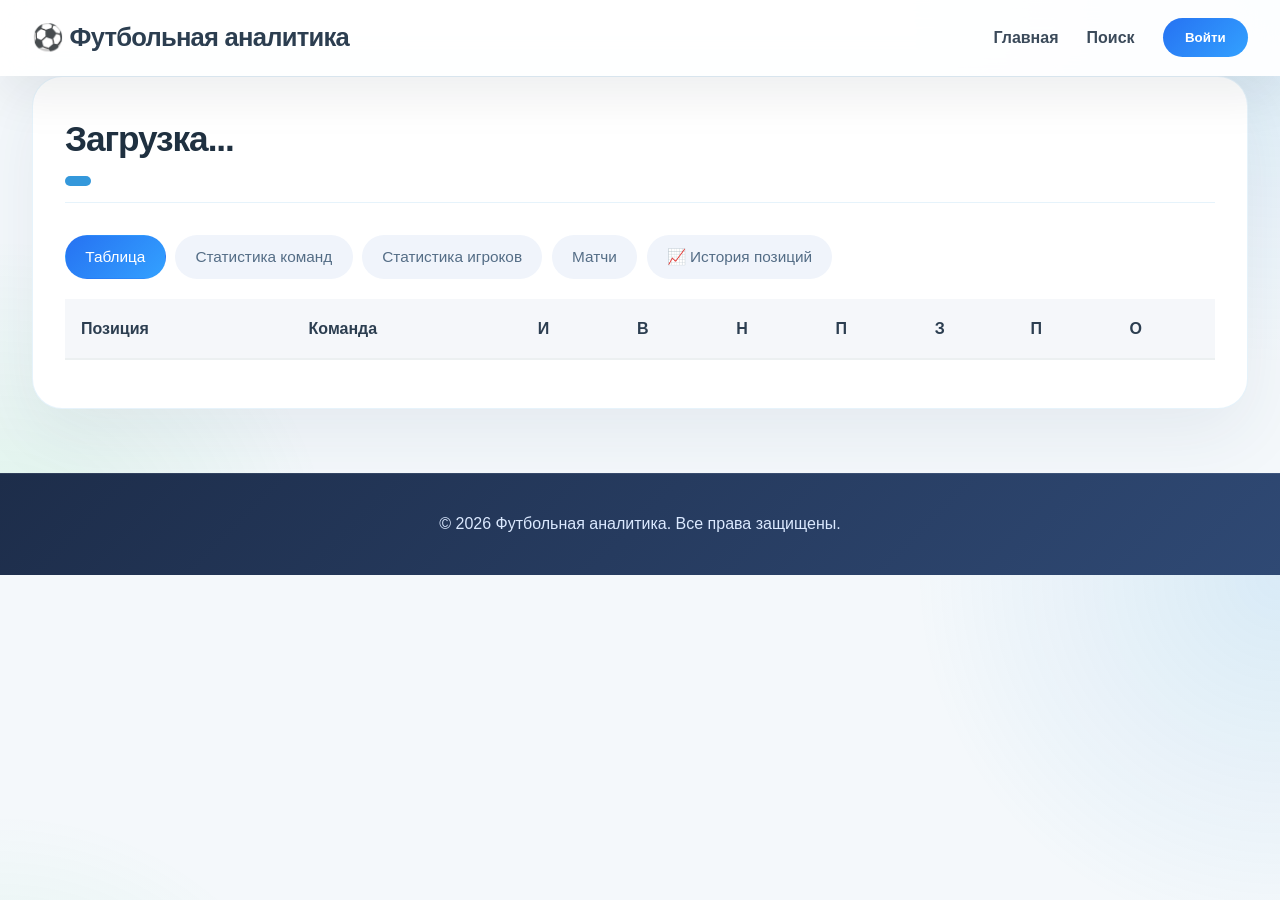
<file: services/frontend/tournament.html>
<!DOCTYPE html>
<html lang="ru">
<head>
    <meta charset="UTF-8">
    <meta name="viewport" content="width=device-width, initial-scale=1.0">
    <title>Турнир - Футбольная аналитика</title>
    <link rel="stylesheet" href="styles.css">
</head>
<body>
    <nav class="navbar">
        <div class="nav-container">
            <div class="logo">
                <h2><a href="/" style="text-decoration:none; color:#2c3e50;">⚽ Футбольная аналитика</a></h2>
            </div>
            <div class="nav-menu">
                <a href="/" class="nav-link">Главная</a>
                <a href="/search" class="nav-link">Поиск</a>
                <div class="auth-section">
                    <span id="user-name" style="display:none; margin-right: 15px;"></span>
                    <button id="auth-btn" class="btn-primary" onclick="toggleAuthPanel()">Войти</button>
                    <button id="logout-btn" class="btn-secondary" style="display:none;" onclick="logout()">Выйти</button>
                </div>
            </div>
        </div>
    </nav>

    <div id="auth-panel" class="auth-panel" style="display:none;">
        <div class="auth-container">
            <div class="close-btn" onclick="toggleAuthPanel()">✕</div>
            <div class="auth-tabs">
                <button class="tab-btn active" onclick="switchTab('login', event)">Вход</button>
                <button class="tab-btn" onclick="switchTab('register', event)">Регистрация</button>
            </div>
            
            <form id="login-form" class="tab-content active">
                <input type="text" id="login-username" placeholder="Логин" required>
                <input type="password" id="login-password" placeholder="Пароль" required>
                <button type="submit" class="btn-primary">Войти</button>
                <div id="login-error" class="error-msg"></div>
            </form>

            <form id="register-form" class="tab-content">
                <input type="text" id="register-username" placeholder="Логин" required>
                <input type="password" id="register-password" placeholder="Пароль" required>
                <input type="password" id="register-password-confirm" placeholder="Подтвердите пароль" required>
                <button type="submit" class="btn-primary">Регистрация</button>
                <div id="register-error" class="error-msg"></div>
            </form>
        </div>
    </div>

    <main class="container">
        <div id="tournament-detail" class="detail-container">
            <div class="detail-header">
                <div class="detail-title">
                    <h1 id="tournament-name">Загрузка...</h1>
                    <div class="detail-meta">
                        <span id="tournament-season" class="badge season"></span>
                    </div>
                </div>
                <div class="detail-actions">
                    <button id="fav-btn" class="btn-secondary btn-small" onclick="toggleFavorite()" style="display:none;">★ Добавить в избранное</button>
                </div>
            </div>

            <div class="tabs">
                <button class="tab active" onclick="switchTournamentTab('table')">Таблица</button>
                <button class="tab" onclick="switchTournamentTab('teams-stats')">Статистика команд</button>
                <button class="tab" onclick="switchTournamentTab('players-stats')">Статистика игроков</button>
                <button class="tab" onclick="switchTournamentTab('fixtures')">Матчи</button>
                <button class="tab" onclick="switchTournamentTab('history')">📈 История позиций</button>
            </div>

            <div id="tournament-table" class="tab-pane active">
                <table class="table">
                    <thead>
                        <tr>
                            <th>Позиция</th>
                            <th>Команда</th>
                            <th>И</th>
                            <th>В</th>
                            <th>Н</th>
                            <th>П</th>
                            <th>З</th>
                            <th>П</th>
                            <th>О</th>
                        </tr>
                    </thead>
                    <tbody id="table-tbody"></tbody>
                </table>
            </div>

           <div id="tournament-teams-stats" class="tab-pane">
                <table class="table sortable-table">
                    <thead>
                        <tr>
                            <th data-sort="team_name">Команда <span class="sort-icon">↕️</span></th>
                            <th data-sort="matches">Матчи <span class="sort-icon">↕️</span></th>
                            <th data-sort="win_rate">Побед % <span class="sort-icon">↕️</span></th>
                            <th data-sort="goals">Голы <span class="sort-icon">↕️</span></th>
                            <th data-sort="goals_per_90">Г/90 <span class="sort-icon">↕️</span></th>
                            <th data-sort="goals_conceded">Пропущено <span class="sort-icon">↕️</span></th>
                            <th data-sort="goals_conceded_per_90">П/90 <span class="sort-icon">↕️</span></th>
                            <th data-sort="possession">Владение <span class="sort-icon">↕️</span></th>
                            <th data-sort="total_shots">Удары <span class="sort-icon">↕️</span></th>
                            <th data-sort="shots_on_goal">В створ <span class="sort-icon">↕️</span></th>
                            <th data-sort="pass_accuracy">Точн. пасов <span class="sort-icon">↕️</span></th>
                        </tr>
                    </thead>
                    <tbody id="teams-stats-tbody"></tbody>
                </table>
            </div>

           <div id="tournament-players-stats" class="tab-pane">
                <div style="overflow-x: auto;">
                    <table class="table sortable-table" style="min-width: 1200px;">
                        <thead>
                            <tr>
                                <th data-sort="player_name">Игрок <span class="sort-icon">↕️</span></th>
                                <th data-sort="team_name">Команда <span class="sort-icon">↕️</span></th>
                                <th data-sort="matches">М <span class="sort-icon">↕️</span></th>
                                <th data-sort="goals">Г <span class="sort-icon">↕️</span></th>
                                <th data-sort="goals_per_90">Г/90 <span class="sort-icon">↕️</span></th>
                                <th data-sort="assists">П <span class="sort-icon">↕️</span></th>
                                <th data-sort="assists_per_90">П/90 <span class="sort-icon">↕️</span></th>
                                <th data-sort="rating">Рейтинг <span class="sort-icon">↕️</span></th>
                                <th data-sort="shots">Удары <span class="sort-icon">↕️</span></th>
                                <th data-sort="shots_on_target">В створ <span class="sort-icon">↕️</span></th>
                                <th data-sort="shots_on_target_per_90">В створ/90 <span class="sort-icon">↕️</span></th>
                                <th data-sort="key_passes">КП <span class="sort-icon">↕️</span></th>
                                <th data-sort="pass_attempts">Пасы <span class="sort-icon">↕️</span></th>
                                <th data-sort="complete_passes">Точн. <span class="sort-icon">↕️</span></th>
                                <th data-sort="pass_accuracy">Точн% <span class="sort-icon">↕️</span></th>
                                <th data-sort="tackles">Отборы <span class="sort-icon">↕️</span></th>
                                <th data-sort="interceptions">Перехв <span class="sort-icon">↕️</span></th>
                                <th data-sort="fouls">Фолы <span class="sort-icon">↕️</span></th>
                                <th data-sort="yellow_cards">ЖК <span class="sort-icon">↕️</span></th>
                                <th data-sort="minutes">Мин <span class="sort-icon">↕️</span></th>
                            </tr>
                        </thead>
                        <tbody id="players-stats-tbody"></tbody>
                    </table>
                </div>
            </div>

            <div id="tournament-fixtures" class="tab-pane">
                <div id="fixtures-list"></div>
            </div>

            <div id="tournament-history" class="tab-pane">
                <div class="history-controls" style="margin-bottom: 1rem; display: flex; gap: 1rem; align-items: center; flex-wrap: wrap;">
                    <label>
                        Выберите команды:
                        <select id="team-selector" multiple style="min-width: 200px; padding: 0.5rem;">
                            <option value="all">Все команды</option>
                        </select>
                    </label>
                    <button onclick="updatePositionChart()" class="btn-primary">Обновить график</button>
                    <button onclick="resetChartSelection()" class="btn-secondary">Сбросить</button>
                </div>
                <canvas id="position-chart" style="width: 100%; height: 400px;"></canvas>
                <div style="margin-top: 1rem; font-size: 0.8rem; color: #666; text-align: center;">
                    📊 Показывает изменение позиций команд по турам
                </div>
            </div>
        </div>
    </main>

    <footer class="footer">
        <p>&copy; 2026 Футбольная аналитика. Все права защищены.</p>
    </footer>

    <script src="api.js"></script>
    <script src="app.js"></script>
    <script src="tournament.js"></script>
</body>
</html>
</file>
<file: services/frontend/styles.css>
* {
    margin: 0;
    padding: 0;
    box-sizing: border-box;
}

html {
    scroll-behavior: smooth;
}

body {
    font-family: Inter, -apple-system, BlinkMacSystemFont, 'Segoe UI', Roboto, 'Helvetica Neue', Arial, sans-serif;
    background: radial-gradient(circle at top right, rgba(52, 152, 219, 0.14), transparent 26%),
                radial-gradient(circle at bottom left, rgba(46, 204, 113, 0.12), transparent 24%),
                #f4f8fb;
    color: #1f3040;
    line-height: 1.7;
}

/* Navbar */
.navbar {
    background: rgba(255, 255, 255, 0.92);
    backdrop-filter: blur(18px);
    box-shadow: 0 18px 50px rgba(15, 23, 42, 0.08);
    position: sticky;
    top: 0;
    z-index: 100;
}

.nav-container {
    max-width: 1400px;
    margin: 0 auto;
    padding: 1rem 2rem;
    display: flex;
    justify-content: space-between;
    align-items: center;
    gap: 1rem;
}

.logo h2 {
    color: #1f3040;
    font-size: 1.6rem;
    letter-spacing: -0.03em;
}

.logo a {
    text-decoration: none;
    color: inherit;
}

/* Стили для группировки матчей по турам */
.round-group {
    margin-bottom: 2rem;
    animation: fadeIn 0.3s ease;
}

.round-header {
    background: linear-gradient(135deg, #2c3e50, #34495e);
    color: white;
    padding: 0.75rem 1rem;
    border-radius: 8px 8px 0 0;
}

.round-header h3 {
    margin: 0;
    font-size: 1.1rem;
}

.round-matches {
    display: flex;
    flex-direction: column;
    gap: 0.5rem;
}

.match-card {
    transition: transform 0.2s, box-shadow 0.2s;
}

.match-card:hover {
    transform: translateY(-2px);
    box-shadow: 0 4px 12px rgba(0,0,0,0.15);
}

@keyframes fadeIn {
    from {
        opacity: 0;
        transform: translateY(10px);
    }
    to {
        opacity: 1;
        transform: translateY(0);
    }
}

.nav-menu {
    display: flex;
    gap: 1.75rem;
    align-items: center;
    flex-wrap: wrap;
}

.nav-link {
    text-decoration: none;
    color: #3b4a5a;
    font-weight: 600;
    transition: color 0.25s ease;
}

.nav-link:hover,
.nav-link.active {
    color: #1763c7;
}

.auth-section {
    display: flex;
    gap: 0.85rem;
    align-items: center;
}

/* Buttons */
.btn-primary {
    background: linear-gradient(135deg, #2672f2 0%, #33a1ff 100%);
    color: white;
    border: none;
    padding: 0.75rem 1.4rem;
    border-radius: 999px;
    cursor: pointer;
    font-weight: 600;
    transition: transform 0.2s ease, box-shadow 0.25s ease;
}

.btn-primary:hover {
    transform: translateY(-1px);
    box-shadow: 0 10px 25px rgba(50, 115, 220, 0.18);
}

.btn-secondary {
    background: #2f3f5f;
    color: white;
    border: none;
    padding: 0.75rem 1.4rem;
    border-radius: 999px;
    cursor: pointer;
    font-weight: 600;
    transition: transform 0.2s ease, background 0.25s ease;
}

.btn-secondary:hover {
    background: #25354d;
    transform: translateY(-1px);
}

.btn-small {
    padding: 0.4rem 0.8rem;
    font-size: 0.9rem;
}

.form-panel {
    background: rgba(255, 255, 255, 0.98);
    border: 1px solid #e7edf5;
    border-radius: 22px;
    box-shadow: 0 18px 45px rgba(15, 23, 42, 0.08);
    padding: 1.7rem;
}

.create-form-grid {
    display: grid;
    gap: 1.35rem;
    grid-template-columns: repeat(auto-fit, minmax(300px, 1fr));
}

.create-form-section {
    display: grid;
    gap: 0.95rem;
}

.create-form-section h3 {
    margin: 0;
    font-size: 1.05rem;
    color: #243449;
}

.field-group {
    display: grid;
    gap: 0.35rem;
    font-size: 0.95rem;
}

.field-group label {
    color: #4b5d74;
}

.field-group input,
.field-group textarea,
.field-group select {
    width: 100%;
    border: 1px solid #dfe5ed;
    border-radius: 12px;
    padding: 0.9rem 1rem;
    font-size: 0.96rem;
    background: #fff;
    color: #243449;
}

.field-group input:focus,
.field-group textarea:focus,
.field-group select:focus {
    outline: none;
    border-color: #5e94f5;
    box-shadow: 0 0 0 4px rgba(52, 152, 219, 0.12);
}

.helper-text {
    font-size: 0.88rem;
    color: #6f7f96;
}

textarea {
    resize: vertical;
    min-height: 140px;
}

.section-header {
    display: flex;
    justify-content: space-between;
    align-items: center;
    gap: 0.75rem;
}

.section-header span {
    color: #738199;
    font-size: 0.9rem;
}

/* Auth Panel */
.auth-panel {
    position: fixed;
    top: 0;
    left: 0;
    right: 0;
    bottom: 0;
    background: rgba(0,0,0,0.5);
    display: flex;
    align-items: center;
    justify-content: center;
    z-index: 1000;
}

.auth-container {
    background: white;
    padding: 2rem;
    border-radius: 12px;
    width: 90%;
    max-width: 400px;
    position: relative;
}

.close-btn {
    position: absolute;
    top: 1rem;
    right: 1rem;
    font-size: 1.5rem;
    cursor: pointer;
    color: #7f8c8d;
}

.auth-tabs {
    display: flex;
    gap: 1rem;
    margin-bottom: 1.5rem;
    border-bottom: 2px solid #ecf0f1;
}

.tab-btn {
    background: none;
    border: none;
    padding: 0.8rem;
    cursor: pointer;
    color: #7f8c8d;
    font-weight: 500;
    border-bottom: 3px solid transparent;
    transition: all 0.3s;
}

.tab-btn.active {
    color: #3498db;
    border-bottom-color: #3498db;
}

.tab-content {
    display: none;
}

.tab-content.active {
    display: flex;
    flex-direction: column;
    gap: 1rem;
}

.tab-content input {
    padding: 0.8rem;
    border: 1px solid #ecf0f1;
    border-radius: 4px;
    font-size: 1rem;
}

.tab-content input:focus {
    outline: none;
    border-color: #3498db;
    box-shadow: 0 0 0 3px rgba(52, 152, 219, 0.1);
}

.error-msg {
    color: #e74c3c;
    font-size: 0.9rem;
    margin-top: 0.5rem;
}

/* Container */
.container {
    max-width: 1400px;
    margin: 0 auto;
    padding: 0 2rem;
}

/* Hero */
.hero {
    text-align: center;
    margin-bottom: 3.5rem;
    padding: 3.5rem 2rem 3rem;
    background: linear-gradient(145deg, #2f6fd4 0%, #3a8ae5 45%, #75c7ff 100%);
    color: white;
    border-radius: 28px;
    position: relative;
    overflow: hidden;
    box-shadow: 0 24px 70px rgba(38, 78, 155, 0.18);
}

.hero::before {
    content: '';
    position: absolute;
    width: 260px;
    height: 260px;
    border-radius: 50%;
    background: rgba(255, 255, 255, 0.18);
    top: -70px;
    right: -70px;
}

.hero::after {
    content: '';
    position: absolute;
    width: 360px;
    height: 360px;
    background: rgba(255, 255, 255, 0.08);
    border-radius: 50%;
    bottom: -120px;
    left: -140px;
}

.hero h1 {
    font-size: 3rem;
    margin-bottom: 1rem;
    letter-spacing: -0.04em;
    max-width: 860px;
    margin-left: auto;
    margin-right: auto;
}

.hero p {
    font-size: 1.1rem;
    margin-bottom: 2rem;
    opacity: 0.92;
    max-width: 720px;
    margin-left: auto;
    margin-right: auto;
}

.search-bar {
    display: flex;
    gap: 0.75rem;
    max-width: 560px;
    margin: 0 auto;
    background: rgba(255, 255, 255, 0.18);
    border: 1px solid rgba(255,255,255,0.32);
    padding: 0.45rem;
    border-radius: 999px;
    box-shadow: inset 0 1px 0 rgba(255,255,255,0.2);
}

.search-bar input {
    flex: 1;
    padding: 0.95rem 1rem;
    border: none;
    border-radius: 999px;
    font-size: 1rem;
    background: rgba(255,255,255,0.95);
}

.search-bar input:focus {
    outline: none;
    box-shadow: 0 0 0 4px rgba(255,255,255,0.2);
}

.search-bar button {
    padding: 0.9rem 1.6rem;
    background: white;
    color: #2163c7;
    border: none;
    border-radius: 999px;
    font-weight: 700;
    cursor: pointer;
    transition: transform 0.2s ease, background 0.25s ease;
}

.search-bar button:hover {
    background: #f5f8ff;
    transform: translateY(-1px);
}

/* Sections */
.section {
    margin-bottom: 3rem;
}

.section h2 {
    font-size: 2rem;
    margin-bottom: 1.5rem;
    color: #1f3040;
    position: relative;
    padding-bottom: 0.65rem;
}

.section h2::after {
    content: '';
    position: absolute;
    left: 0;
    bottom: 0;
    width: 60px;
    height: 4px;
    border-radius: 999px;
    background: linear-gradient(90deg, #2672f2 0%, #33a1ff 100%);
}

/* Date Filter */
.date-filter {
    background: white;
    padding: 1rem 1.5rem;
    border-radius: 20px;
    box-shadow: 0 12px 35px rgba(37, 80, 146, 0.06);
    border: 1px solid rgba(52, 152, 219, 0.12);
}

/* Grids */
.matches-grid,
.tournaments-grid,
.players-grid,
.teams-grid {
    display: grid;
    grid-template-columns: repeat(auto-fill, minmax(320px, 1fr));
    gap: 1.6rem;
}

/* Cards */
.card {
    background: rgba(255,255,255,0.95);
    border-radius: 22px;
    padding: 1.5rem;
    border: 1px solid rgba(52, 152, 219, 0.08);
    box-shadow: 0 18px 45px rgba(46, 61, 83, 0.08);
    transition: transform 0.25s ease, box-shadow 0.25s ease, border-color 0.25s ease;
    cursor: pointer;
}

.card:hover {
    transform: translateY(-4px);
    box-shadow: 0 24px 60px rgba(46, 61, 83, 0.12);
    border-color: rgba(52, 152, 219, 0.18);
}

.hero,
.card,
.search-bar {
    animation: appearUp 0.55s ease-out both;
}

.hero {
    animation-duration: 0.75s;
}

@keyframes appearUp {
    from {
        opacity: 0;
        transform: translateY(20px);
    }
    to {
        opacity: 1;
        transform: translateY(0);
    }
}

/* Match Card - улучшенные стили */
.match-card {
    display: flex;
    flex-direction: column;
    gap: 0.85rem;
    background: linear-gradient(180deg, rgba(255,255,255,0.95) 0%, rgba(243,247,251,0.95) 100%);
    border-radius: 24px;
    padding: 1rem 1.2rem;
    border: 1px solid rgba(52, 152, 219, 0.1);
}

.match-header {
    display: flex;
    justify-content: space-between;
    align-items: center;
    margin-bottom: 0.5rem;
    padding-bottom: 0.6rem;
    border-bottom: 1px solid rgba(52, 152, 219, 0.12);
    color: #596b80;
    font-size: 0.82rem;
}

.match-score {
    display: flex;
    justify-content: space-between;
    align-items: center;
    gap: 0.75rem;
    padding: 0.6rem 0;
}

.team-container {
    display: flex;
    align-items: center;
    gap: 0.75rem;
    flex: 1;
}

.team-container:first-child {
    justify-content: flex-end;
}

.team-container:last-child {
    justify-content: flex-start;
}

.team-name {
    font-weight: 700;
    font-size: 0.96rem;
    white-space: nowrap;
    overflow: hidden;
    text-overflow: ellipsis;
    max-width: 130px;
}

.score {
    font-size: 1.5rem;
    font-weight: 800;
    color: #1f3040;
    min-width: 70px;
    text-align: center;
    flex-shrink: 0;
}

.match-status {
    margin-top: 0.75rem;
    padding: 0.7rem 0.75rem;
    border-radius: 16px;
    background: #eef5ff;
    text-align: center;
    font-size: 0.84rem;
    color: #3b5b91;
}

.status-ended {
    color: #1f7d45;
}

.status-scheduled {
    color: #d96c12;
}

.tournament-card,
.player-card,
.team-card,
.manager-card {
    display: flex;
    flex-direction: column;
    gap: 0.5rem;
}

.tournament-card h3,
.player-card h3,
.team-card h3,
.manager-card h3,
.card h3 {
    color: #2c3e50;
    font-size: 1.1rem;
}

.card-meta {
    display: flex;
    gap: 0.5rem;
    flex-wrap: wrap;
}

.badge {
    background: #ecf0f1;
    color: #2c3e50;
    padding: 0.3rem 0.8rem;
    border-radius: 20px;
    font-size: 0.85rem;
}

.badge.season {
    background: #3498db;
    color: white;
}

.badge.status {
    background: #2ecc71;
    color: white;
}

.card-actions {
    display: flex;
    gap: 0.5rem;
    margin-top: auto;
}

.card-actions button {
    flex: 1;
}

.loading {
    text-align: center;
    color: #7f8c8d;
    padding: 2rem;
}

.loading-spinner {
    text-align: center;
    padding: 2rem;
    color: #666;
}

/* Pagination */
.pagination {
    display: flex;
    justify-content: center;
    gap: 0.5rem;
    margin-top: 2rem;
}

.pagination button {
    padding: 0.5rem 0.8rem;
    border: 1px solid #ecf0f1;
    background: white;
    cursor: pointer;
    border-radius: 4px;
}

.pagination button.active {
    background: #3498db;
    color: white;
    border-color: #3498db;
}

/* Detail Page */
.detail-container {
    background: white;
    border-radius: 30px;
    padding: 2rem;
    box-shadow: 0 24px 70px rgba(33, 58, 106, 0.08);
    margin-bottom: 2.5rem;
    width: 100%;
    box-sizing: border-box;
    border: 1px solid rgba(52, 152, 219, 0.12);
}

.detail-header {
    display: flex;
    justify-content: space-between;
    align-items: flex-start;
    margin-bottom: 2rem;
    padding-bottom: 1rem;
    border-bottom: 1px solid rgba(52, 152, 219, 0.12);
    flex-wrap: wrap;
    gap: 1rem;
}

.detail-title h1 {
    font-size: 2.2rem;
    margin-bottom: 0.5rem;
    letter-spacing: -0.03em;
}

.detail-meta {
    display: flex;
    gap: 1rem;
    flex-wrap: wrap;
}

.detail-actions {
    display: flex;
    gap: 0.75rem;
}

/* Stats Grid */
.stats-grid {
    display: grid;
    grid-template-columns: repeat(auto-fill, minmax(180px, 1fr));
    gap: 1rem;
    margin: 1.5rem 0;
    width: 100%;
}

.stat-box {
    background: linear-gradient(180deg, #ffffff 0%, #f3f7fb 100%);
    padding: 1.1rem 1rem;
    border-radius: 20px;
    text-align: center;
    transition: transform 0.2s ease, box-shadow 0.2s ease;
    border: 1px solid rgba(52, 152, 219, 0.1);
}

.stat-box:hover {
    transform: translateY(-2px);
    box-shadow: 0 6px 20px rgba(46, 61, 83, 0.08);
}

.stat-value {
    font-size: 1.7rem;
    font-weight: 700;
    color: #2661c4;
}

.stat-label {
    font-size: 0.82rem;
    color: #556a7a;
    margin-top: 0.5rem;
}

/* Tabs */
.tabs {
    display: flex;
    gap: 0.6rem;
    border-bottom: none;
    margin-bottom: 1.25rem;
    flex-wrap: wrap;
}

.tab {
    padding: 0.75rem 1.2rem;
    background: #f0f4fb;
    border-radius: 999px;
    border: 1px solid transparent;
    cursor: pointer;
    font-size: 0.96rem;
    color: #546d86;
    transition: all 0.25s ease;
}

.tab:hover {
    background: #e8eff9;
}

.tab.active {
    color: white;
    background: linear-gradient(135deg, #2672f2 0%, #33a1ff 100%);
    border-color: transparent;
}

.tab-pane {
    display: none;
}

.tab-pane.active {
    display: block;
}

/* Tables */
.table {
    width: 100%;
    border-collapse: collapse;
    margin-bottom: 1rem;
}

.table th {
    background: #f5f7fa;
    padding: 1rem;
    text-align: left;
    font-weight: 600;
    color: #2c3e50;
    border-bottom: 2px solid #ecf0f1;
}

.table td {
    padding: 1rem;
    border-bottom: 1px solid #ecf0f1;
}

.table tr:hover {
    background: #f9fafb;
    cursor: pointer;
}

/* Sortable Tables */
.sortable-table th {
    cursor: pointer;
    user-select: none;
    transition: background-color 0.2s;
}

.sortable-table th:hover {
    background-color: #3d566e;
    color: white;
}

.sort-icon {
    display: inline-block;
    margin-left: 5px;
    font-size: 0.8rem;
    opacity: 0.7;
}

/* Manager Stats Tables */
.stats-table-container {
    width: 100%;
    overflow-x: auto;
    margin: 1rem 0;
    border-radius: 8px;
    box-shadow: 0 1px 3px rgba(0,0,0,0.1);
}

.manager-stats-table {
    width: 100%;
    border-collapse: collapse;
    font-size: 0.85rem;
    min-width: 900px;
    background: white;
}

.manager-stats-table th {
    background: #2c3e50;
    color: white;
    padding: 12px 10px;
    text-align: left;
    font-weight: 600;
    white-space: nowrap;
}

.manager-stats-table td {
    padding: 10px;
    border-bottom: 1px solid #ecf0f1;
    white-space: nowrap;
}

.manager-stats-table tr:hover {
    background: #f5f5f5;
    cursor: pointer;
}

.manager-stats-table tbody tr:last-child td {
    border-bottom: none;
}

/* Stats Filters */
.stats-filters {
    margin: 1rem 0;
    padding: 1rem;
    background: #f8f9fa;
    border-radius: 8px;
}

.stats-filters h4 {
    margin-bottom: 0.5rem;
    margin-top: 0;
}

/* Similar Players Section */
.similar-players-section {
    margin-top: 2rem;
    padding: 1.5rem;
    border-radius: 24px;
    background: linear-gradient(135deg, rgba(38, 111, 212, 0.9), rgba(51, 161, 255, 0.85));
    color: white;
}

.similar-player-card {
    background: rgba(255,255,255,0.15);
    border-radius: 8px;
    padding: 1rem;
    cursor: pointer;
    transition: transform 0.2s;
}

.similar-player-card:hover {
    transform: translateY(-2px);
    background: rgba(255,255,255,0.25);
}

/* Form Analytics Section */
.form-analytics-section {
    margin-top: 2rem;
    padding: 1.5rem;
    border-radius: 12px;
    color: white;
}

.form-card {
    text-align: center;
    background: rgba(255,255,255,0.15);
    border-radius: 8px;
    padding: 1rem;
}

/* Probabilities Section */
.probabilities-section {
    margin-top: 1rem;
    padding: 1.5rem;
    border-radius: 12px;
    color: white;
}

.probability-card {
    text-align: center;
    flex: 1;
    min-width: 100px;
    background: rgba(255,255,255,0.2);
    border-radius: 8px;
    padding: 1rem;
}

/* Filter Message */
.filter-message {
    position: fixed;
    top: 80px;
    right: 20px;
    padding: 12px 20px;
    border-radius: 8px;
    z-index: 1000;
    animation: slideIn 0.3s ease;
    box-shadow: 0 2px 10px rgba(0,0,0,0.2);
}

@keyframes slideIn {
    from {
        transform: translateX(100%);
        opacity: 0;
    }
    to {
        transform: translateX(0);
        opacity: 1;
    }
}

/* Footer */
.footer {
    background: linear-gradient(135deg, #1d2d4a 0%, #2f4974 100%);
    color: #f0f5ff;
    text-align: center;
    padding: 2.25rem 1rem;
    margin-top: 4rem;
    border-top: 1px solid rgba(255,255,255,0.08);
}

.footer p {
    max-width: 820px;
    margin: 0 auto;
    color: #dbe9ff;
    line-height: 1.8;
}

/* Helper Classes */
.overflow-auto {
    overflow-x: auto;
}

.text-center {
    text-align: center;
}

.mt-1 { margin-top: 0.5rem; }
.mt-2 { margin-top: 1rem; }
.mt-3 { margin-top: 1.5rem; }
.mb-1 { margin-bottom: 0.5rem; }
.mb-2 { margin-bottom: 1rem; }
.mb-3 { margin-bottom: 1.5rem; }

/* Стили для страницы матча */
.match-stats-container {
    width: 100%;
}

.match-stats-container .stat-row {
    display: flex;
    justify-content: space-between;
    margin-bottom: 0.75rem;
}

.match-stats-container .stat-label {
    color: #666;
}

.match-stats-container .stat-value {
    font-weight: bold;
    color: #2c3e50;
}

.standings-preview {
    margin-top: 2rem;
}

.standings-preview table {
    width: 100%;
    border-collapse: collapse;
}

.standings-preview th {
    background: #2c3e50;
    color: white;
    padding: 0.75rem;
    text-align: left;
}

.standings-preview td {
    padding: 0.75rem;
    border-bottom: 1px solid #ecf0f1;
}

/* Flatpickr Calendar Overrides */
.flatpickr-calendar {
    background: white;
    border-radius: 12px;
    box-shadow: 0 4px 20px rgba(0,0,0,0.15);
}

.flatpickr-day.selected {
    background: #3498db;
    border-color: #3498db;
}

.flatpickr-day.today {
    border-color: #3498db;
}

.flatpickr-day.today.selected {
    background: #3498db;
    border-color: #3498db;
}

/* ========== СТИЛИ ДЛЯ СТРАНИЦЫ ПОИСКА ========== */
#search-results-wrapper {
    width: 100%;
    min-height: 400px;
}

.search-loading {
    text-align: center;
    padding: 3rem;
    font-size: 1.2rem;
    color: #666;
}

.search-no-results, .search-error {
    text-align: center;
    padding: 3rem;
    background: white;
    border-radius: 16px;
    box-shadow: 0 2px 8px rgba(0,0,0,0.05);
}

.no-results-icon, .error-icon {
    font-size: 4rem;
    margin-bottom: 1rem;
}

.search-results-container {
    max-width: 900px;
    margin: 0 auto;
}

.search-stats {
    padding: 0.75rem 1rem;
    background: linear-gradient(135deg, #f8f9fa, #e9ecef);
    border-radius: 12px;
    margin-bottom: 1.5rem;
    color: #495057;
    font-size: 0.9rem;
    display: flex;
    align-items: center;
    gap: 0.5rem;
}

.stats-icon {
    font-size: 1.1rem;
}

.search-results-list {
    display: flex;
    flex-direction: column;
    gap: 1rem;
}

.result-card {
    display: flex;
    justify-content: space-between;
    align-items: center;
    background: white;
    border-radius: 16px;
    padding: 1rem 1.25rem;
    cursor: pointer;
    transition: all 0.2s ease;
    border: 1px solid #e9ecef;
    box-shadow: 0 1px 3px rgba(0,0,0,0.05);
}

.result-card:hover {
    transform: translateY(-2px);
    box-shadow: 0 8px 20px rgba(0,0,0,0.1);
    border-color: transparent;
}

.result-card-content {
    display: flex;
    align-items: center;
    gap: 1rem;
    flex: 1;
}

.result-avatar {
    width: 60px;
    height: 60px;
    flex-shrink: 0;
}

.result-avatar img {
    width: 100%;
    height: 100%;
    border-radius: 50%;
    object-fit: cover;
}

.result-avatar.team-avatar img {
    border-radius: 12px;
}

.avatar-placeholder {
    width: 100%;
    height: 100%;
    border-radius: 50%;
    display: flex;
    align-items: center;
    justify-content: center;
    font-size: 2rem;
    background: linear-gradient(135deg, #f0f0f0, #e0e0e0);
}

.result-info {
    flex: 1;
}

.result-name {
    display: flex;
    align-items: center;
    gap: 0.5rem;
    flex-wrap: wrap;
    margin-bottom: 0.5rem;
}

.result-name strong {
    font-size: 1.1rem;
    color: #2c3e50;
}

.nation-badge {
    font-size: 0.7rem;
    color: #666;
    background: #f0f0f0;
    padding: 0.2rem 0.5rem;
    border-radius: 12px;
}

.status-badge {
    font-size: 0.7rem;
    padding: 0.2rem 0.5rem;
    border-radius: 12px;
}

.status-active {
    background: #d4edda;
    color: #155724;
}

.status-retired {
    background: #f8d7da;
    color: #721c24;
}

.result-details {
    display: flex;
    align-items: center;
    gap: 0.5rem;
    flex-wrap: wrap;
}

.detail-badge {
    display: inline-flex;
    align-items: center;
    gap: 0.25rem;
    background: #f0f0f0;
    padding: 0.25rem 0.6rem;
    border-radius: 20px;
    font-size: 0.75rem;
    color: #666;
}

.result-type-badge {
    padding: 0.3rem 0.8rem;
    border-radius: 20px;
    font-size: 0.7rem;
    font-weight: 600;
    color: white;
    white-space: nowrap;
    flex-shrink: 0;
}

@media (max-width: 768px) {
    .result-card {
        flex-direction: column;
        align-items: flex-start;
        gap: 1rem;
    }
    
    .result-avatar {
        width: 50px;
        height: 50px;
    }
    
    .result-name strong {
        font-size: 1rem;
    }
    
    .result-type-badge {
        align-self: flex-start;
    }
}

/* Responsive */
@media (max-width: 1024px) {
    .container {
        padding: 0 1rem;
    }
    
    .nav-container {
        padding: 1rem;
    }
    
    .stats-grid {
        grid-template-columns: repeat(auto-fill, minmax(140px, 1fr));
    }
    
    .matches-grid {
        grid-template-columns: repeat(auto-fill, minmax(300px, 1fr));
    }
}

@media (max-width: 768px) {
    .nav-container {
        flex-direction: column;
        gap: 1rem;
    }
    
    .nav-menu {
        flex-wrap: wrap;
        justify-content: center;
        gap: 1rem;
    }
    
    .hero h1 {
        font-size: 1.8rem;
    }
    
    .hero p {
        font-size: 1rem;
    }
    
    .matches-grid,
    .tournaments-grid,
    .players-grid,
    .teams-grid {
        grid-template-columns: 1fr;
    }
    
    .detail-header {
        flex-direction: column;
        align-items: flex-start;
        gap: 1rem;
    }
    
    .stats-grid {
        grid-template-columns: repeat(2, 1fr);
        gap: 0.75rem;
    }
    
    .stat-value {
        font-size: 1.2rem;
    }
    
    .stat-label {
        font-size: 0.65rem;
    }
    
    .match-score {
        flex-direction: column;
        gap: 0.5rem;
    }
    
    .team-container {
        width: 100%;
        justify-content: center !important;
    }
    
    .team-container:first-child {
        justify-content: center;
    }
    
    .team-container:last-child {
        justify-content: center;
    }
    
    .score {
        order: -1;
        margin-bottom: 0.5rem;
    }
    
    .table {
        font-size: 0.85rem;
    }
    
    .table th,
    .table td {
        padding: 0.5rem;
    }
    
    .manager-stats-table {
        font-size: 0.7rem;
        min-width: 700px;
    }
    
    .manager-stats-table th,
    .manager-stats-table td {
        padding: 6px 4px;
    }
    
    .tabs {
        gap: 0.25rem;
    }
    
    .tab {
        padding: 0.4rem 0.8rem;
        font-size: 0.85rem;
    }
    
    .team-name {
        max-width: 100px;
        font-size: 0.85rem;
    }
    
    .score {
        font-size: 1.1rem;
        min-width: 55px;
    }
}

@media (max-width: 480px) {
    .hero {
        padding: 2rem 1rem;
    }
    
    .hero h1 {
        font-size: 1.5rem;
    }
    
    .search-bar {
        flex-direction: column;
    }
    
    .search-bar button {
        width: 100%;
    }
    
    .stats-grid {
        grid-template-columns: repeat(2, 1fr);
    }
    
    .detail-title h1 {
        font-size: 1.5rem;
    }
    
    .stats-filters {
        padding: 0.75rem;
    }
    
    .stats-filters h4 {
        font-size: 0.9rem;
    }
    
    .date-filter {
        flex-direction: column;
        align-items: stretch !important;
    }
    
    .date-filter h2 {
        text-align: center;
    }
    
    .team-name {
        max-width: 80px;
        font-size: 0.8rem;
    }
    
    .score {
        font-size: 1rem;
        min-width: 45px;
    }
}

/* ========== СТИЛИ ДЛЯ ИЗБРАННОГО НА ГЛАВНОЙ ========== */
.favorites-grid {
    display: grid;
    grid-template-columns: repeat(auto-fill, minmax(300px, 1fr));
    gap: 1rem;
    margin-bottom: 2rem;
}

.favorite-card {
    display: flex;
    justify-content: space-between;
    align-items: center;
    background: white;
    border-radius: 16px;
    padding: 0.875rem 1.125rem;
    cursor: pointer;
    transition: all 0.2s ease;
    border: 1px solid #e9ecef;
    box-shadow: 0 1px 3px rgba(0,0,0,0.05);
}

.favorite-card:hover {
    transform: translateY(-2px);
    box-shadow: 0 8px 20px rgba(0,0,0,0.1);
    border-color: transparent;
}

.favorite-card-content {
    display: flex;
    align-items: center;
    gap: 0.875rem;
    flex: 1;
}

.favorite-avatar {
    width: 50px;
    height: 50px;
    flex-shrink: 0;
}

.favorite-avatar img {
    width: 100%;
    height: 100%;
    border-radius: 50%;
    object-fit: cover;
}

.favorite-avatar.team-avatar img {
    border-radius: 12px;
}

.favorite-avatar .avatar-placeholder {
    width: 100%;
    height: 100%;
    border-radius: 50%;
    display: flex;
    align-items: center;
    justify-content: center;
    font-size: 1.6rem;
    background: linear-gradient(135deg, #f0f0f0, #e0e0e0);
}

.favorite-info {
    flex: 1;
}

.favorite-name {
    display: flex;
    align-items: center;
    gap: 0.5rem;
    flex-wrap: wrap;
    margin-bottom: 0.25rem;
}

.favorite-name strong {
    font-size: 1rem;
    color: #2c3e50;
}

.favorite-details {
    display: flex;
    align-items: center;
    gap: 0.5rem;
    flex-wrap: wrap;
}

.favorite-type-badge {
    padding: 0.25rem 0.7rem;
    border-radius: 20px;
    font-size: 0.65rem;
    font-weight: 600;
    color: white;
    white-space: nowrap;
    flex-shrink: 0;
}

.player-badge {
    background: linear-gradient(135deg, #3498db, #2980b9);
}

.team-badge {
    background: linear-gradient(135deg, #2ecc71, #27ae60);
}

.tournament-badge {
    background: linear-gradient(135deg, #e74c3c, #c0392b);
}

.manager-badge {
    background: linear-gradient(135deg, #f39c12, #e67e22);
}

.nation-badge {
    font-size: 0.65rem;
    color: #666;
    background: #f0f0f0;
    padding: 0.15rem 0.45rem;
    border-radius: 12px;
}

.detail-badge {
    display: inline-flex;
    align-items: center;
    gap: 0.25rem;
    background: #f0f0f0;
    padding: 0.2rem 0.5rem;
    border-radius: 20px;
    font-size: 0.7rem;
    color: #666;
}

/* Матчи */
.match-header {
    display: flex;
    justify-content: space-between;
    align-items: center;
    margin-bottom: 0.75rem;
    padding-bottom: 0.5rem;
    border-bottom: 1px solid rgba(52, 152, 219, 0.12);
    color: #596b80;
    font-size: 0.75rem;
}

.tournament-info {
    display: flex;
    align-items: center;
    gap: 0.4rem;
}

.match-time {
    font-size: 0.7rem;
}

.match-score {
    display: flex;
    justify-content: space-between;
    align-items: center;
    gap: 0.5rem;
    margin-bottom: 0.5rem;
}

.team-container {
    display: flex;
    align-items: center;
    gap: 0.5rem;
    flex: 1;
}

.team-container.home {
    justify-content: flex-end;
}

.team-container.away {
    justify-content: flex-start;
}

.team-logo {
    height: 28px;
    width: 28px;
    object-fit: contain;
}

.team-name {
    font-weight: 600;
    font-size: 0.85rem;
    white-space: nowrap;
    overflow: hidden;
    text-overflow: ellipsis;
    max-width: 120px;
}

.score {
    font-size: 1.2rem;
    font-weight: bold;
    color: #2c3e50;
    min-width: 60px;
    text-align: center;
    flex-shrink: 0;
}

.match-status {
    margin-top: 0.5rem;
    padding-top: 0.5rem;
    border-top: 1px solid #eee;
    text-align: center;
    font-size: 0.7rem;
}

.status-ended {
    color: #2ecc71;
}

.status-scheduled {
    color: #f39c12;
}

.status-live {
    color: #e74c3c;
}

.empty-favorites {
    text-align: center;
    padding: 2rem;
    background: #f8f9fa;
    border-radius: 12px;
    color: #666;
}

@media (max-width: 768px) {
    .favorites-grid {
        grid-template-columns: 1fr;
    }
    
    .favorite-card {
        flex-direction: column;
        align-items: flex-start;
        gap: 0.75rem;
    }
    
    .favorite-type-badge {
        align-self: flex-start;
    }
    
    .team-name {
        max-width: 90px;
        font-size: 0.8rem;
    }
    
    .team-logo {
        height: 22px;
        width: 22px;
    }
    
    .score {
        font-size: 1rem;
        min-width: 50px;
    }
}

/* Стили для страницы добавления данных - компактные сетки */
.stats-section {
    grid-column: span 1;
}

.stats-two-columns {
    display: grid;
    grid-template-columns: repeat(2, 1fr);
    gap: 0.75rem;
}

.stats-three-columns {
    display: grid;
    grid-template-columns: repeat(3, 1fr);
    gap: 0.75rem;
}

.nested-card .field-group {
    margin-bottom: 0;
}

.nested-card .field-group label {
    font-size: 0.7rem;
    white-space: nowrap;
    overflow: hidden;
    text-overflow: ellipsis;
}

.nested-card .field-group input,
.nested-card .field-group select {
    padding: 0.4rem 0.6rem;
    font-size: 0.8rem;
}

/* Адаптив для статистики */
@media (max-width: 900px) {
    .stats-two-columns,
    .stats-three-columns {
        grid-template-columns: 1fr;
    }
}

@media (max-width: 1200px) and (min-width: 901px) {
    .stats-three-columns {
        grid-template-columns: repeat(2, 1fr);
    }
}

/* Выпадающее меню турниров */
.dropdown {
    position: relative;
    display: inline-block;
}

.dropdown-btn {
    background: transparent;
    color: #3b4a5a;
    border: none;
    padding: 0.5rem 0.75rem;
    font-size: 1rem;
    font-weight: 600;
    cursor: pointer;
    transition: color 0.25s ease;
    font-family: inherit;
}

.dropdown-btn:hover {
    color: #1763c7;
}

.dropdown-content {
    display: none;
    position: absolute;
    background: white;
    min-width: 280px;
    max-height: 400px;
    overflow-y: auto;
    box-shadow: 0 8px 16px rgba(0,0,0,0.1);
    border-radius: 12px;
    z-index: 1000;
    top: 100%;
    left: 0;
    margin-top: 0.5rem;
}

.dropdown-content.show {
    display: block;
    animation: fadeIn 0.2s ease;
}

.dropdown-loading {
    padding: 1rem;
    text-align: center;
    color: #666;
}

.tournament-group {
    border-bottom: 1px solid #e9ecef;
}

.tournament-group-header {
    padding: 0.75rem 1rem;
    background: #f8f9fa;
    font-weight: 700;
    color: #2c3e50;
    display: flex;
    align-items: center;
    gap: 0.5rem;
    cursor: pointer;
    transition: background 0.2s;
}

.tournament-group-header:hover {
    background: #e9ecef;
}

.tournament-group-header img {
    width: 24px;
    height: 24px;
    object-fit: contain;
}

.tournament-group-header .arrow {
    margin-left: auto;
    transition: transform 0.2s;
}

.tournament-group-header .arrow.open {
    transform: rotate(180deg);
}

.tournament-seasons {
    display: none;
    padding: 0.5rem 0;
    background: white;
}

.tournament-seasons.show {
    display: block;
}

.tournament-season-item {
    display: block;
    padding: 0.5rem 1rem 0.5rem 2.5rem;
    text-decoration: none;
    color: #495057;
    font-size: 0.85rem;
    transition: background 0.2s;
    cursor: pointer;
}

.tournament-season-item:hover {
    background: #f1f3f5;
    color: #1763c7;
}

.tournament-season-item span {
    display: flex;
    justify-content: space-between;
    align-items: center;
}

.season-badge {
    font-size: 0.7rem;
    color: #6c757d;
    background: #e9ecef;
    padding: 0.15rem 0.4rem;
    border-radius: 10px;
}

@keyframes fadeIn {
    from {
        opacity: 0;
        transform: translateY(-10px);
    }
    to {
        opacity: 1;
        transform: translateY(0);
    }
}

@media (max-width: 768px) {
    .dropdown-content {
        position: fixed;
        top: auto;
        left: 1rem;
        right: 1rem;
        width: calc(100% - 2rem);
        max-height: 60vh;
    }
}
</file>
